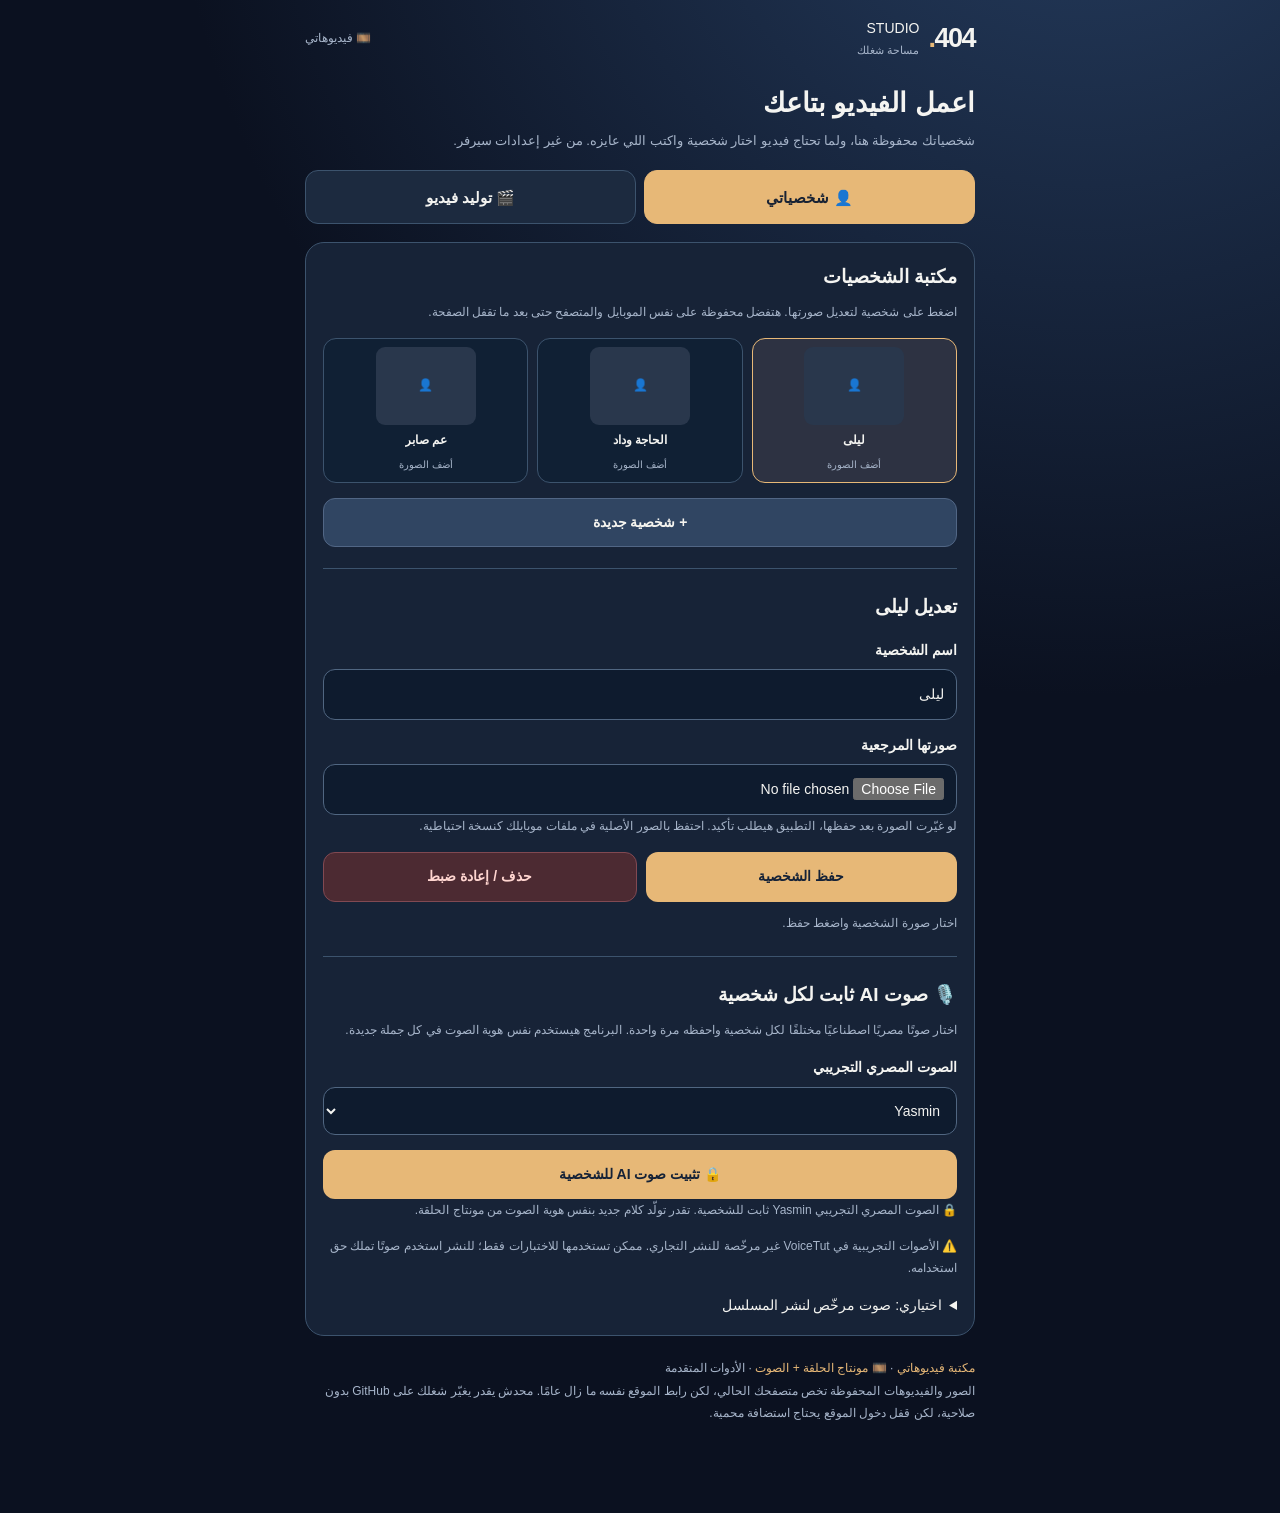
<file: index.html>
<!doctype html>
<!-- 404-PAGES-DEPLOY-PROBE: publish root/main after enabling GitHub Pages. -->
<html lang="ar" dir="rtl"><head>
<meta charset="utf-8"><meta name="viewport" content="width=device-width,initial-scale=1">
<meta http-equiv="refresh" content="0; url=./mobile-studio/">
<meta name="robots" content="noindex">
<meta name="theme-color" content="#0c1221">
<title>404 Studio — استوديو الحي</title>
<style>html{font-family:Tahoma,Arial,sans-serif;background:#0c1221;color:white}body{margin:18vh auto;text-align:center;padding:20px}a{color:#d6ac70}</style>
<script>location.replace(new URL("./mobile-studio/",location.href))</script>
</head><body><h1>استوديو الحي 404</h1><p>جارٍ فتح استوديو الموبايل...</p><a href="./mobile-studio/">فتح التطبيق</a></body></html>
</file>
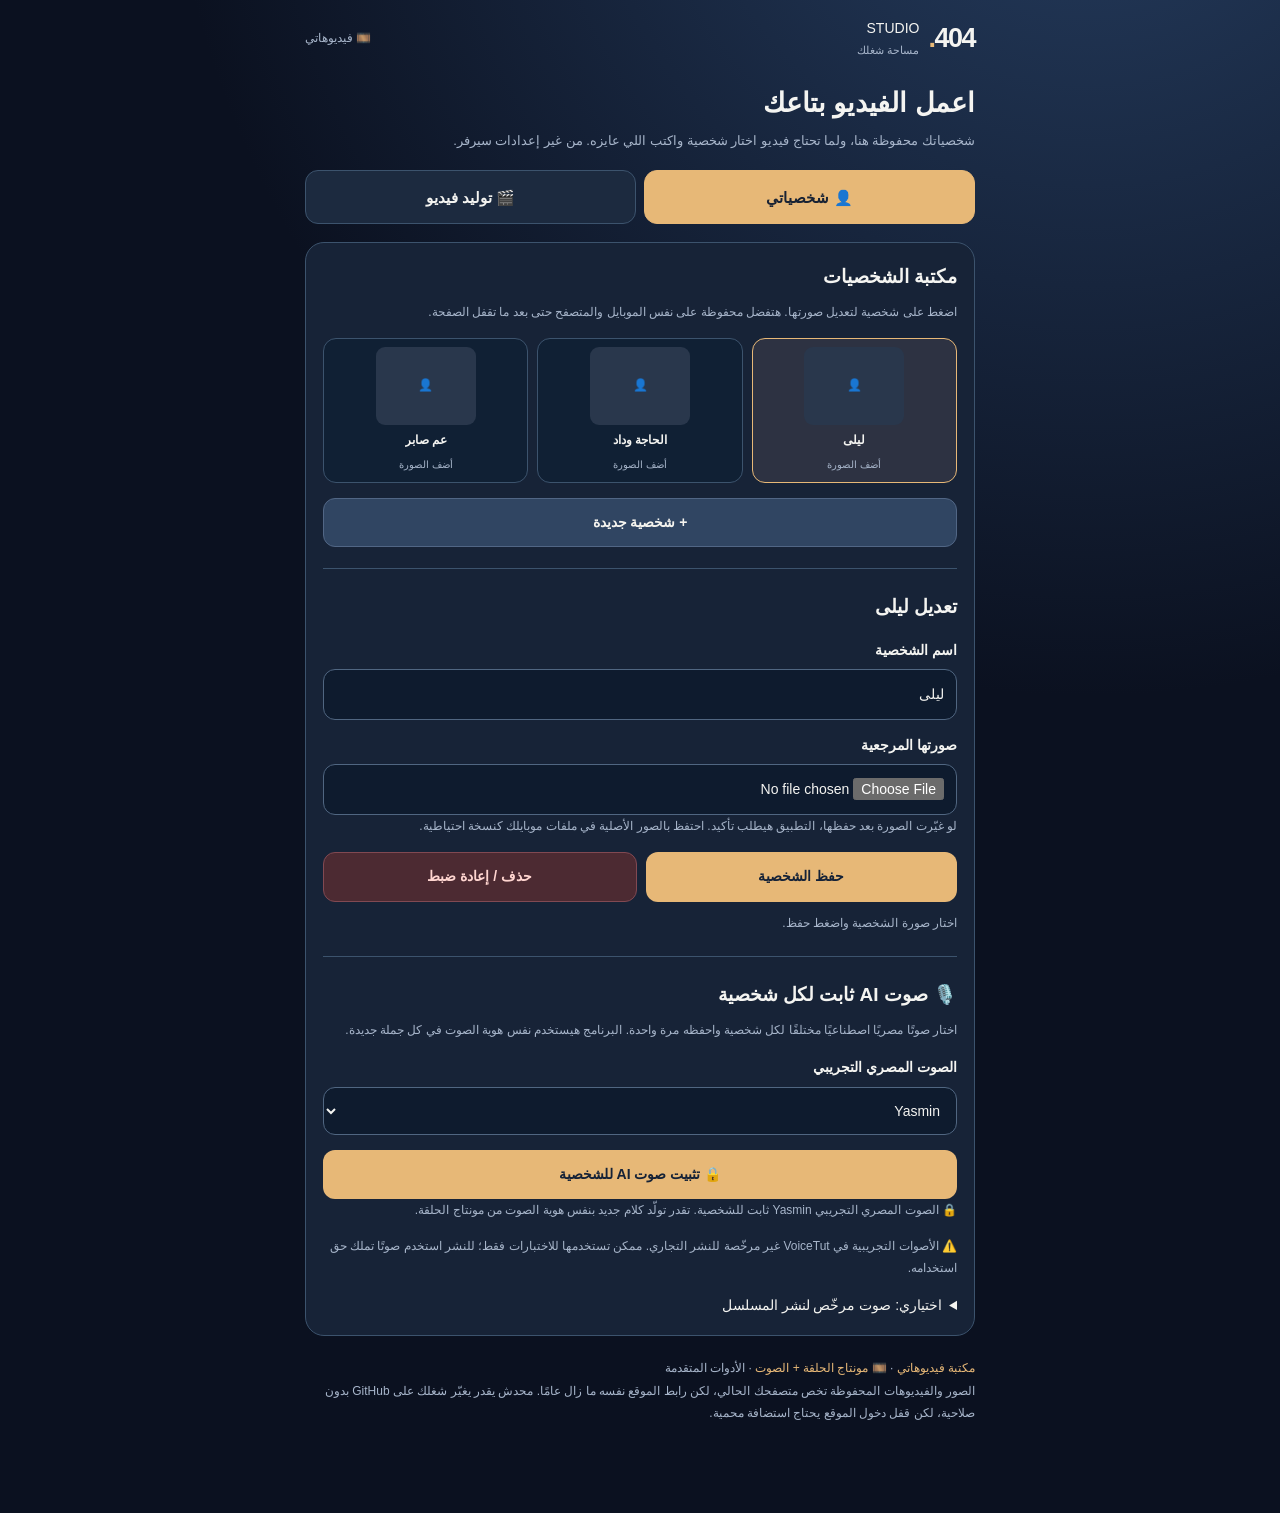
<file: mobile-studio/index.html>
<!doctype html>
<html lang="ar" dir="rtl">
<head>
<meta charset="utf-8">
<meta name="viewport" content="width=device-width,initial-scale=1,viewport-fit=cover">
<meta name="theme-color" content="#0b1120">
<meta name="description" content="404 Studio: حفظ الشخصيات وتوليد فيديو بالذكاء الاصطناعي من الموبايل">
<link rel="manifest" href="./manifest.webmanifest">
<link rel="icon" type="image/svg+xml" href="./icon.svg">
<link rel="stylesheet" href="./simple.css">
<title>404 Studio | شغلي</title>
</head>
<body>
<main>
<header>
<div class="brand"><strong>404<span>.</span></strong><div>STUDIO<small>مساحة شغلك</small></div></div>
<a href="./library.html">🎞️ فيديوهاتي</a>
</header>
<h1>اعمل الفيديو بتاعك</h1>
<p class="intro">شخصياتك محفوظة هنا، ولما تحتاج فيديو اختار شخصية واكتب اللي عايزه. من غير إعدادات سيرفر.</p>
<nav class="tabs" aria-label="أقسام الاستوديو">
<button class="tab active" id="tab-characters" type="button" aria-selected="true">👤 شخصياتي</button>
<button class="tab" id="tab-generate" type="button" aria-selected="false">🎬 توليد فيديو</button>
</nav>
<section class="view" id="charactersView">
<div class="panel">
<h2>مكتبة الشخصيات</h2>
<p class="sub">اضغط على شخصية لتعديل صورتها. هتفضل محفوظة على نفس الموبايل والمتصفح حتى بعد ما تقفل الصفحة.</p>
<div class="character-grid" id="characterCards" aria-label="الشخصيات المحفوظة"></div>
<div class="actions"><button type="button" id="newCharacter" class="btn alt">+ شخصية جديدة</button></div>
<hr>
<h2 id="editTitle">بيانات الشخصية</h2>
<label for="characterName">اسم الشخصية</label>
<input id="characterName" type="text" maxlength="60" placeholder="مثلاً: ليلى" autocomplete="off">
<label for="characterImage">صورتها المرجعية</label>
<input id="characterImage" type="file" accept="image/png,image/jpeg,image/webp">
<img id="characterPreview" class="preview" hidden alt="معاينة صورة الشخصية">
<p class="sub">لو غيّرت الصورة بعد حفظها، التطبيق هيطلب تأكيد. احتفظ بالصور الأصلية في ملفات موبايلك كنسخة احتياطية.</p>
<div class="actions">
<button id="saveCharacter" class="btn" type="button">حفظ الشخصية</button>
<button id="removeCharacter" class="btn danger" type="button">حذف / إعادة ضبط</button>
</div>
<p id="castStatus" role="status" aria-live="polite"></p>
<hr>
<h2>🎙️ صوت AI ثابت لكل شخصية</h2>
<p class="sub">اختار صوتًا مصريًا اصطناعيًا مختلفًا لكل شخصية واحفظه مرة واحدة. البرنامج هيستخدم نفس هوية الصوت في كل جملة جديدة.</p>
<label for="aiVoiceSelect">الصوت المصري التجريبي</label>
<select id="aiVoiceSelect"></select>
<div class="actions"><button id="saveAiVoice" type="button" class="btn">🔒 تثبيت صوت AI للشخصية</button></div>
<p id="aiVoiceStatus" class="sub" role="status"></p>
<p class="sub">⚠️ الأصوات التجريبية في VoiceTut غير مرخّصة للنشر التجاري. ممكن تستخدمها للاختبارات فقط؛ للنشر استخدم صوتًا تملك حق استخدامه.</p>
<details><summary style="cursor:pointer">اختياري: صوت مرخّص لنشر المسلسل</summary>
<h2>🎙️ بصمة صوت الشخصية</h2>
<p class="sub">اختار تسجيلًا أصليًا لصوت الشخصية مرة واحدة؛ البرنامج يثبّت نفس المرجع ويمنع تغييره بدون تأكيد. ده مرجع صوت، مش توليد تلقائي للكلام.</p>
<p id="voiceIdentityStatus" class="sub" role="status">لم يتم تحديد صوت بعد.</p>
<label for="voiceReference">ملف صوت أصلي (WAV أو MP3)</label>
<input id="voiceReference" type="file" accept="audio/wav,audio/x-wav,audio/mpeg,audio/mp3,audio/webm,.wav,.mp3,.webm">
<div class="checkline">
<input id="voiceRights" type="checkbox">
<label for="voiceRights">معايا إذن من صاحب التسجيل لاستخدام صوته في المسلسل وتوليد كلام جديد بصوته.</label>
</div>
<div class="actions"><button id="lockVoiceRef" type="button" class="btn alt">🔒 تثبيت صوت الشخصية</button><button id="downloadVoiceRef" type="button" class="btn alt">↓ نسخة من صوتها</button></div>
<p class="sub">احتفظ بالتسجيل الأصلي خارج المتصفح كنسخة احتياطية. كل شخصية لها بصمة منفصلة، والأصوات مش بتتبعت لأي خدمة عند الحفظ.</p>
</details>
</div>
</section>
<section class="view" id="generateView" hidden>
<div class="panel">
<h2>توليد فيديو جديد</h2>
<p class="sub">مساحة فاضية تبدأ منها أي مشهد جديد. اختار شخصية محفوظة واكتب وصف الحركة بنفسك.</p>
<label for="videoCharacter">الشخصية</label>
<select id="videoCharacter"></select>
<label for="videoPrompt">إيه اللي يحصل في الفيديو؟</label>
<textarea id="videoPrompt" maxlength="4500" placeholder="مثلاً: الشخصية ماشية في الحارة وبصّة ناحية الباب. الكاميرا بتتحرك ببطء..."></textarea>
<div class="checkline">
<input type="checkbox" id="permission">
<label for="permission">أوافق على إرسال صورة الشخصية والوصف لخدمة توليد الفيديو المجانية الخارجية (Hugging Face). الملفات المحفوظة على الموبايل لا تُرسل إلا لما أضغط توليد.</label>
</div>
<div class="actions"><button id="generateVideo" class="btn" type="button">▶ توليد الفيديو</button></div>
<p id="status" role="status" aria-live="polite">اختار شخصية محفوظة بصورتها، واكتب وصف الفيديو.</p>
<section id="recovery" class="recovery" hidden aria-label="حل مشكلة التوليد">
<strong>الفيديو ما اتولدش؟ شغلك محفوظ.</strong>
<p class="sub">جرّب النموذج الأصلي على Hugging Face؛ التسجيل بحساب مجاني ممكن يديك حصة أكبر من التشغيل بدون حساب، لكنه مش ضمان للتوليد. نفس الحصص مشتركة، ومش هنكرر الطلب تلقائيًا.</p>
<div class="actions">
<a class="btn" href="https://huggingface.co/spaces/zerogpu-aoti/wan2-2-fp8da-aoti-faster" target="_blank" rel="noopener noreferrer">فتح خدمة GPU الأصلية</a>
<button class="btn alt" type="button" id="copyVideoPrompt">نسخ وصف الفيديو</button>
</div>
<button class="btn alt" style="width:100%;margin-top:9px" type="button" id="downloadCharacterImage">تنزيل صورة الشخصية المحفوظة</button>
</section>
<div id="result"></div>
<p class="note">خدمة GPU مجانية مشتركة ومحدودة، وممكن تنشغل أو توقف مؤقتًا. الفيديو الناتج صامت حاليًا؛ الصوت المصري مش مدمج تلقائيًا. هنحاول نحفظ الفيديو في مكتبتك، ولو التحميل المباشر ممنوع هيظهر رابط التنزيل.</p>
</div>
</section>
<div class="bottom">
<a href="./library.html">مكتبة فيديوهاتي</a> · <a href="./episode-editor.html">🎞️ مونتاج الحلقة + الصوت</a>
<span aria-hidden="true"> · </span>
<details style="display:inline-block"><summary style="cursor:pointer;display:inline">الأدوات المتقدمة</summary>
<p><a href="./studio-advanced.html">الواجهة القديمة</a> · <a href="./voice-studio.html">تجربة الأصوات</a> · <a href="./compositor.html">تركيب الصوت</a></p>
</details>
<p class="sub">الصور والفيديوهات المحفوظة تخص متصفحك الحالي، لكن رابط الموقع نفسه ما زال عامًا. محدش يقدر يغيّر شغلك على GitHub بدون صلاحية، لكن قفل دخول الموقع يحتاج استضافة محمية.</p>
</div>
</main>
<script defer src="./simple-characters.js?v=1"></script>
<script defer src="./media-vault.js?v=1"></script>
<script defer src="./voice-identities.js?v=1"></script>
<script defer src="./ai-speakers.js?v=1"></script>
<script defer src="./simple.js?v=4"></script>
</body>
</html>
</file>
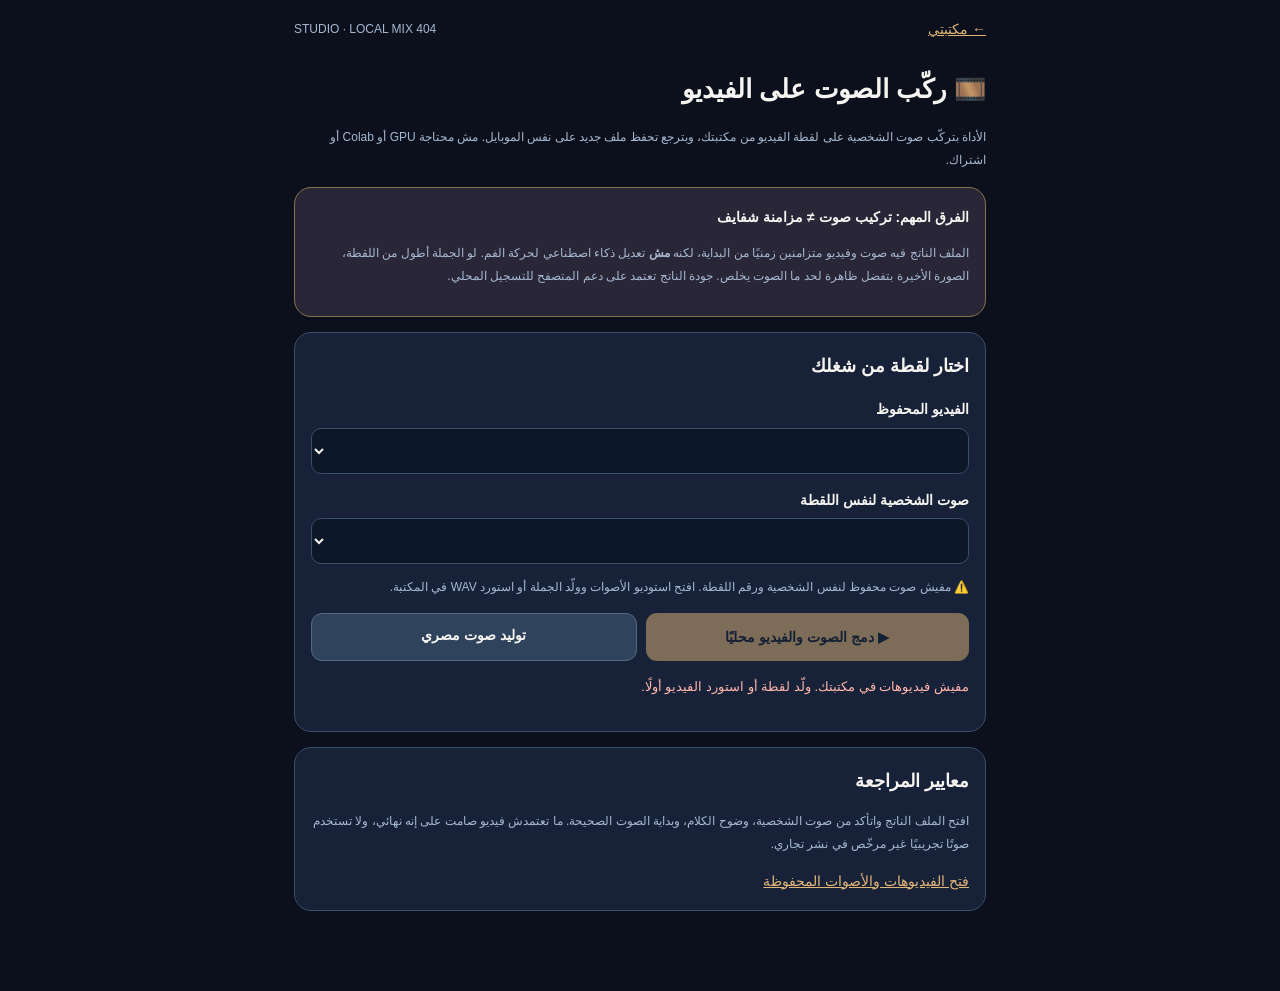
<file: mobile-studio/compositor.html>
<!doctype html>
<html lang="ar" dir="rtl"><head>
<meta charset="utf-8"><meta name="viewport" content="width=device-width,initial-scale=1,viewport-fit=cover">
<meta name="theme-color" content="#0b101c"><title>تركيب الفيديو والصوت | 404 Studio</title>
<style>
:root{color-scheme:dark;--bg:#0b101c;--panel:#172238;--gold:#e1b578;--muted:#a6b8d0;--fg:#f6f4f0;--border:#394e69}
*{box-sizing:border-box}
body{margin:0;background:var(--bg);color:var(--fg);font:14px/1.9 Tahoma,Arial,sans-serif}
main{max-width:720px;margin:auto;padding:16px 14px 65px}
header{display:flex;justify-content:space-between;gap:10px;align-items:center;margin:0 0 22px}
header a,a{color:var(--gold)}
h1{font-size:26px;margin:0 0 6px}h2{font-size:18px;margin:0 0 8px}
.panel{background:var(--panel);border:1px solid var(--border);border-radius:17px;padding:16px;margin:15px 0}
small,.hint{color:var(--muted);font-size:12px;line-height:1.9}
label{display:block;font-weight:700;margin:13px 0 5px}
select,input[type=file]{background:#0c1728;border:1px solid var(--border);border-radius:10px;color:var(--fg);width:100%;min-height:46px;padding:9px;font:inherit}
.btn{border:0;border-radius:11px;background:var(--gold);color:#122033;font:bold 14px Tahoma,Arial;padding:13px 18px;min-height:48px;cursor:pointer}
.btn.secondary{background:#30435d;color:var(--fg);border:1px solid #546883}
.btn:disabled{opacity:.5;cursor:not-allowed}
.actions{display:flex;gap:9px;flex-wrap:wrap;margin-top:14px}
.actions>*{flex:1}
video{display:block;max-height:540px;width:100%;background:black;border-radius:12px}
#status{overflow-wrap:anywhere;font-size:13px;color:var(--muted);line-height:2}
.warning{border-color:#88724e;background:#292637}
.tag{font-weight:700;color:var(--gold)}
#finished{margin-top:15px}
#finished a{display:inline-block;margin:10px 0}
</style></head><body><main>
<header><a href="./library.html">← مكتبتي</a><small>404 STUDIO · LOCAL MIX</small></header>
<h1>🎞️ ركّب الصوت على الفيديو</h1>
<p class="hint">الأداة بتركّب صوت الشخصية على لقطة الفيديو من مكتبتك، وبترجع تحفظ ملف جديد على نفس الموبايل. مش محتاجة GPU أو Colab أو اشتراك.</p>
<div class="panel warning">
<strong>الفرق المهم: تركيب صوت ≠ مزامنة شفايف</strong>
<p class="hint">الملف الناتج فيه صوت وفيديو متزامنين زمنيًا من البداية، لكنه <b>مش</b> تعديل ذكاء اصطناعي لحركة الفم. لو الجملة أطول من اللقطة، الصورة الأخيرة بتفضل ظاهرة لحد ما الصوت يخلص. جودة الناتج تعتمد على دعم المتصفح للتسجيل المحلي.</p>
</div>
<section class="panel">
<h2>اختار لقطة من شغلك</h2>
<label for="video">الفيديو المحفوظ</label>
<select id="video"></select>
<label for="audio">صوت الشخصية لنفس اللقطة</label>
<select id="audio"></select>
<p class="hint" id="match">المفروض الصوت يكون لنفس الشخصية ونفس رقم اللقطة.</p>
<div class="actions">
<button type="button" id="combine" class="btn">▶ دمج الصوت والفيديو محليًا</button>
<a href="./voice-studio.html" class="btn secondary" style="text-align:center;text-decoration:none">توليد صوت مصري</a>
</div>
<p id="status" role="status" aria-live="polite">اختار الفيديو، ثم صوت نفس الشخصية، واضغط دمج.</p>
<div id="finished"></div>
</section>
<section class="panel">
<h2>معايير المراجعة</h2>
<p class="hint">افتح الملف الناتج واتأكد من صوت الشخصية، وضوح الكلام، وبداية الصوت الصحيحة. ما تعتمدش فيديو صامت على إنه نهائي، ولا تستخدم صوتًا تجريبيًا غير مرخّص في نشر تجاري.</p>
<a href="./library.html">فتح الفيديوهات والأصوات المحفوظة</a>
</section>
<script defer src="./media-vault.js?v=1"></script>
<script defer src="./voice-audio-vault.js?v=1"></script>
<script defer src="./compositor.js?v=1"></script>
</main></body></html>
</file>
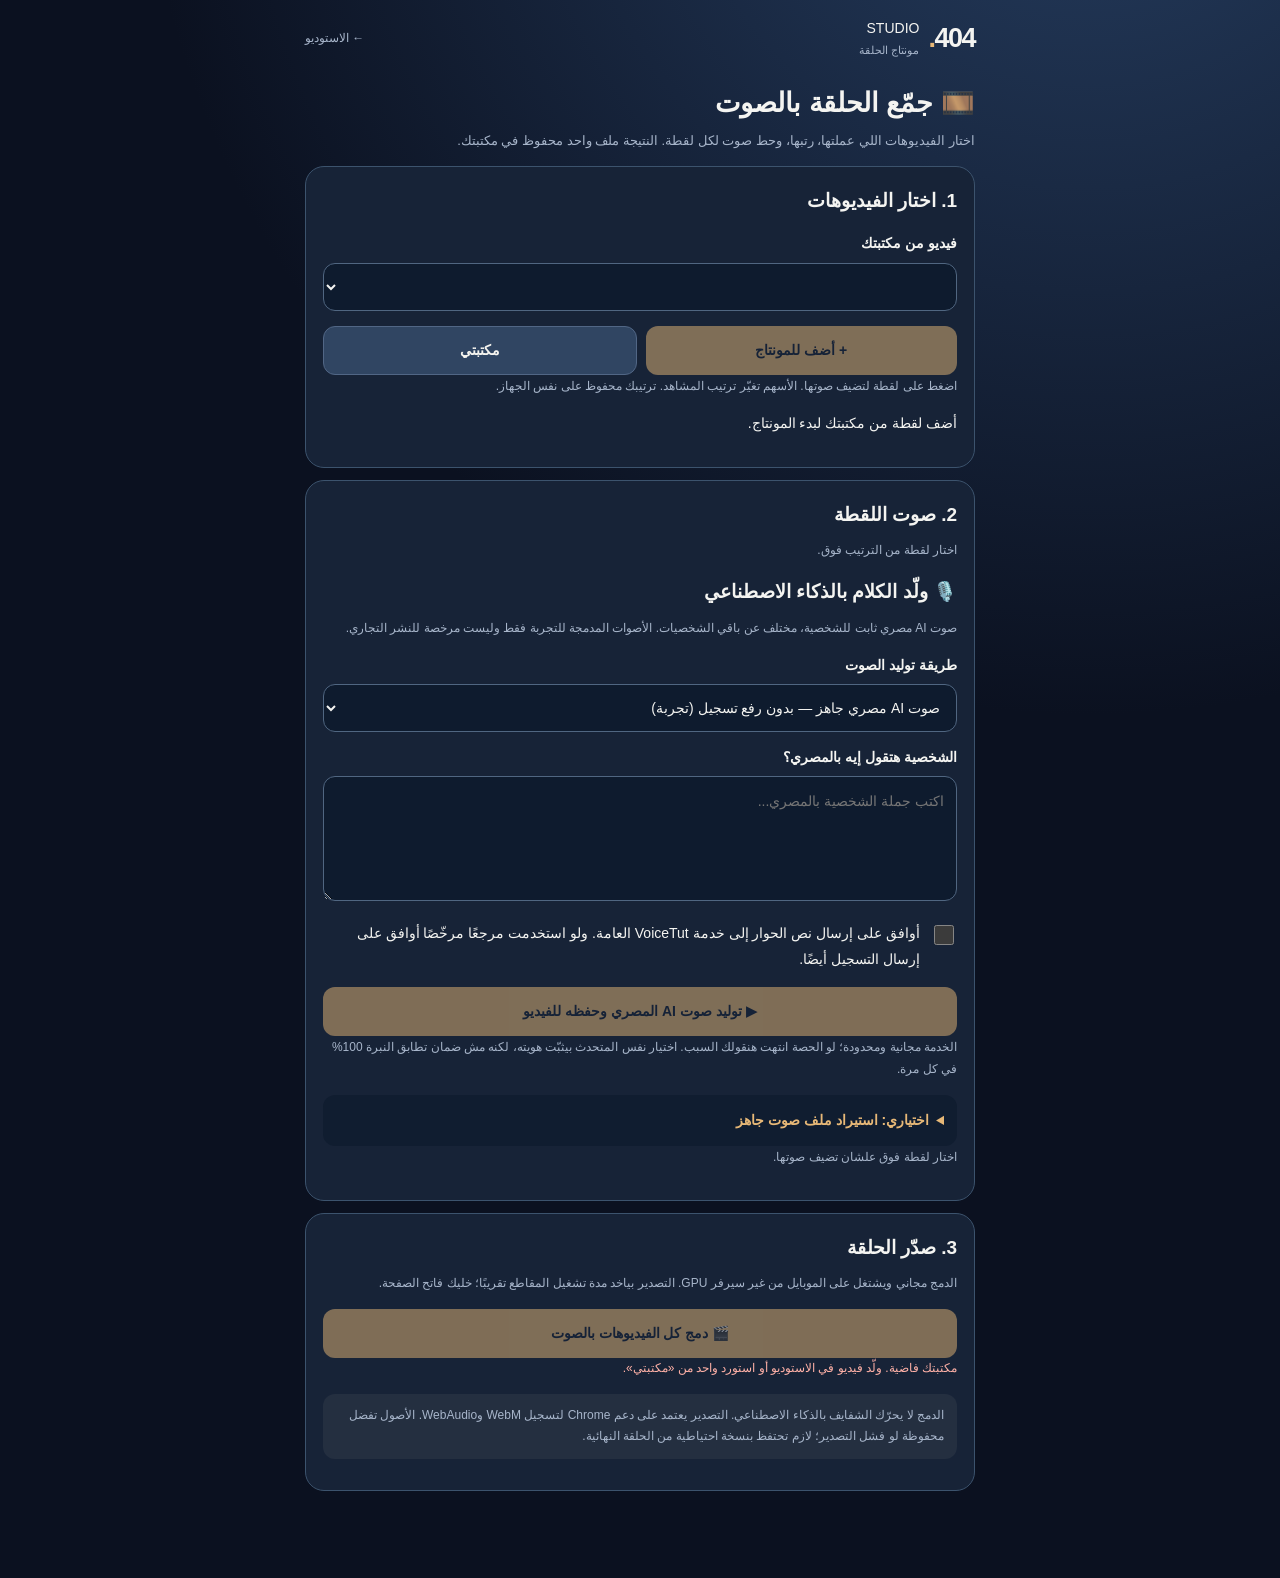
<file: mobile-studio/episode-editor.html>
<!doctype html>
<html lang="ar" dir="rtl"><head>
<meta charset="utf-8"><meta name="viewport" content="width=device-width,initial-scale=1,viewport-fit=cover">
<meta name="theme-color" content="#0b1120">
<title>مونتاج الحلقة والصوت | 404 Studio</title>
<link rel="stylesheet" href="./simple.css">
<style>
.editor-row{display:flex;align-items:center;gap:8px;border:1px solid var(--border);border-radius:12px;margin:9px 0;padding:10px;background:#101d30}
.editor-row.active{border-color:var(--gold);background:#2b3041}
.editor-row span{flex:1;min-width:0;overflow-wrap:anywhere}
.editor-row small{display:block;color:var(--muted);font-size:11px}
.editor-row button{background:#304562;color:white;border:1px solid #526581;border-radius:9px;min-width:39px;min-height:41px}
.editor-row button:disabled{opacity:.4}
details{background:#101d30;padding:13px;border-radius:12px;margin-top:15px}
summary{cursor:pointer;font-weight:700;color:var(--gold)}
#playAudio{width:100%;margin:10px 0}
#exportResult video{display:block;width:100%;max-height:460px;background:#000;border-radius:12px}
#exportResult a{display:block;color:var(--gold);margin:10px 0;font-weight:bold}
#editorStatus{font-size:12px;color:var(--muted);overflow-wrap:anywhere}
</style></head><body>
<main>
<header><div class="brand"><strong>404<span>.</span></strong><div>STUDIO<small>مونتاج الحلقة</small></div></div><a href="./">← الاستوديو</a></header>
<h1>🎞️ جمّع الحلقة بالصوت</h1>
<p class="intro">اختار الفيديوهات اللي عملتها، رتبها، وحط صوت لكل لقطة. النتيجة ملف واحد محفوظ في مكتبتك.</p>
<section class="panel">
<h2>1. اختار الفيديوهات</h2>
<label for="availableVideos">فيديو من مكتبتك</label>
<select id="availableVideos"></select>
<div class="actions"><button id="addClip" class="btn" type="button">+ أضف للمونتاج</button><a class="btn alt" href="./library.html">مكتبتي</a></div>
<p class="sub">اضغط على لقطة لتضيف صوتها. الأسهم تغيّر ترتيب المشاهد. ترتيبك محفوظ على نفس الجهاز.</p>
<div id="timeline" aria-label="ترتيب الفيديوهات"></div>
</section>
<section class="panel" id="soundPanel">
<h2>2. صوت اللقطة</h2>
<p id="chosenClip" class="sub">اختار لقطة من الترتيب فوق.</p>
<p id="voiceProfileStatus" class="sub">هوية صوت الشخصية هتظهر هنا.</p>
<h2>🎙️ ولّد الكلام بالذكاء الاصطناعي</h2>
<p class="sub" id="aiChoiceNotice">صوت AI مصري ثابت للشخصية، مختلف عن باقي الشخصيات. الأصوات المدمجة للتجربة فقط وليست مرخصة للنشر التجاري.</p>
<label for="voiceMode">طريقة توليد الصوت</label>
<select id="voiceMode">
<option value="demo">صوت AI مصري جاهز — بدون رفع تسجيل (تجربة)</option>
<option value="licensed">صوت AI من مرجع مرخّص محفوظ للشخصية</option>
</select>
<label for="spokenText">الشخصية هتقول إيه بالمصري؟</label>
<textarea id="spokenText" placeholder="اكتب جملة الشخصية بالمصري..."></textarea>
<div id="licensedTranscript" hidden>
<label for="referenceTranscript">نص الكلام الموجود في تسجيل المرجع المرخّص</label>
<textarea id="referenceTranscript" placeholder="اكتب الكلام المسموع في المرجع الأصلي"></textarea>
</div>
<div class="checkline"><input id="audioConsent" type="checkbox"><label for="audioConsent">أوافق على إرسال نص الحوار إلى خدمة VoiceTut العامة. ولو استخدمت مرجعًا مرخّصًا أوافق على إرسال التسجيل أيضًا.</label></div>
<div class="actions"><button id="generateDialogue" class="btn" type="button">▶ توليد صوت AI المصري وحفظه للفيديو</button></div>
<div id="ttsResult"></div>
<p class="sub">الخدمة مجانية ومحدودة؛ لو الحصة انتهت هنقولك السبب. اختيار نفس المتحدث بيثبّت هويته، لكنه مش ضمان تطابق النبرة 100% في كل مرة.</p>
<details>
<summary>اختياري: استيراد ملف صوت جاهز</summary>
<label for="dialogueFile">صوت الجملة (WAV / MP3 / WebM)</label>
<input id="dialogueFile" type="file" accept="audio/wav,audio/x-wav,audio/mpeg,audio/mp3,audio/ogg,audio/webm,.wav,.mp3,.ogg,.webm,.m4a">
<div class="actions"><button id="attachAudio" class="btn alt" type="button">حفظ صوت الفيديو</button><button id="removeAudio" class="btn alt" type="button">حذف الصوت</button></div>
</details>
<audio id="playAudio" controls hidden></audio>
<p id="clipAudioStatus" class="sub">كل لقطة تحتفظ بصوتها حتى بعد إغلاق التطبيق.</p>
</section>
<section class="panel">
<h2>3. صدّر الحلقة</h2>
<p class="sub">الدمج مجاني ويشتغل على الموبايل من غير سيرفر GPU. التصدير بياخد مدة تشغيل المقاطع تقريبًا؛ خليك فاتح الصفحة.</p>
<div class="actions"><button id="exportEpisode" class="btn" type="button">🎬 دمج كل الفيديوهات بالصوت</button></div>
<p id="editorStatus" role="status" aria-live="polite">أضف فيديو واحد على الأقل، وولّد له صوت AI، علشان تصدره بالصوت.</p>
<div id="exportResult"></div>
<p class="note">الدمج لا يحرّك الشفايف بالذكاء الاصطناعي. التصدير يعتمد على دعم Chrome لتسجيل WebM وWebAudio. الأصول تفضل محفوظة لو فشل التصدير؛ لازم تحتفظ بنسخة احتياطية من الحلقة النهائية.</p>
</section>
<script defer src="./media-vault.js?v=1"></script>
<script defer src="./simple-characters.js?v=1"></script>
<script defer src="./voice-identities.js?v=1"></script>
<script defer src="./ai-speakers.js?v=1"></script>
<script defer src="./clip-audio.js?v=1"></script>
<script defer src="./episode-editor.js?v=3"></script>
</main></body></html>
</file>
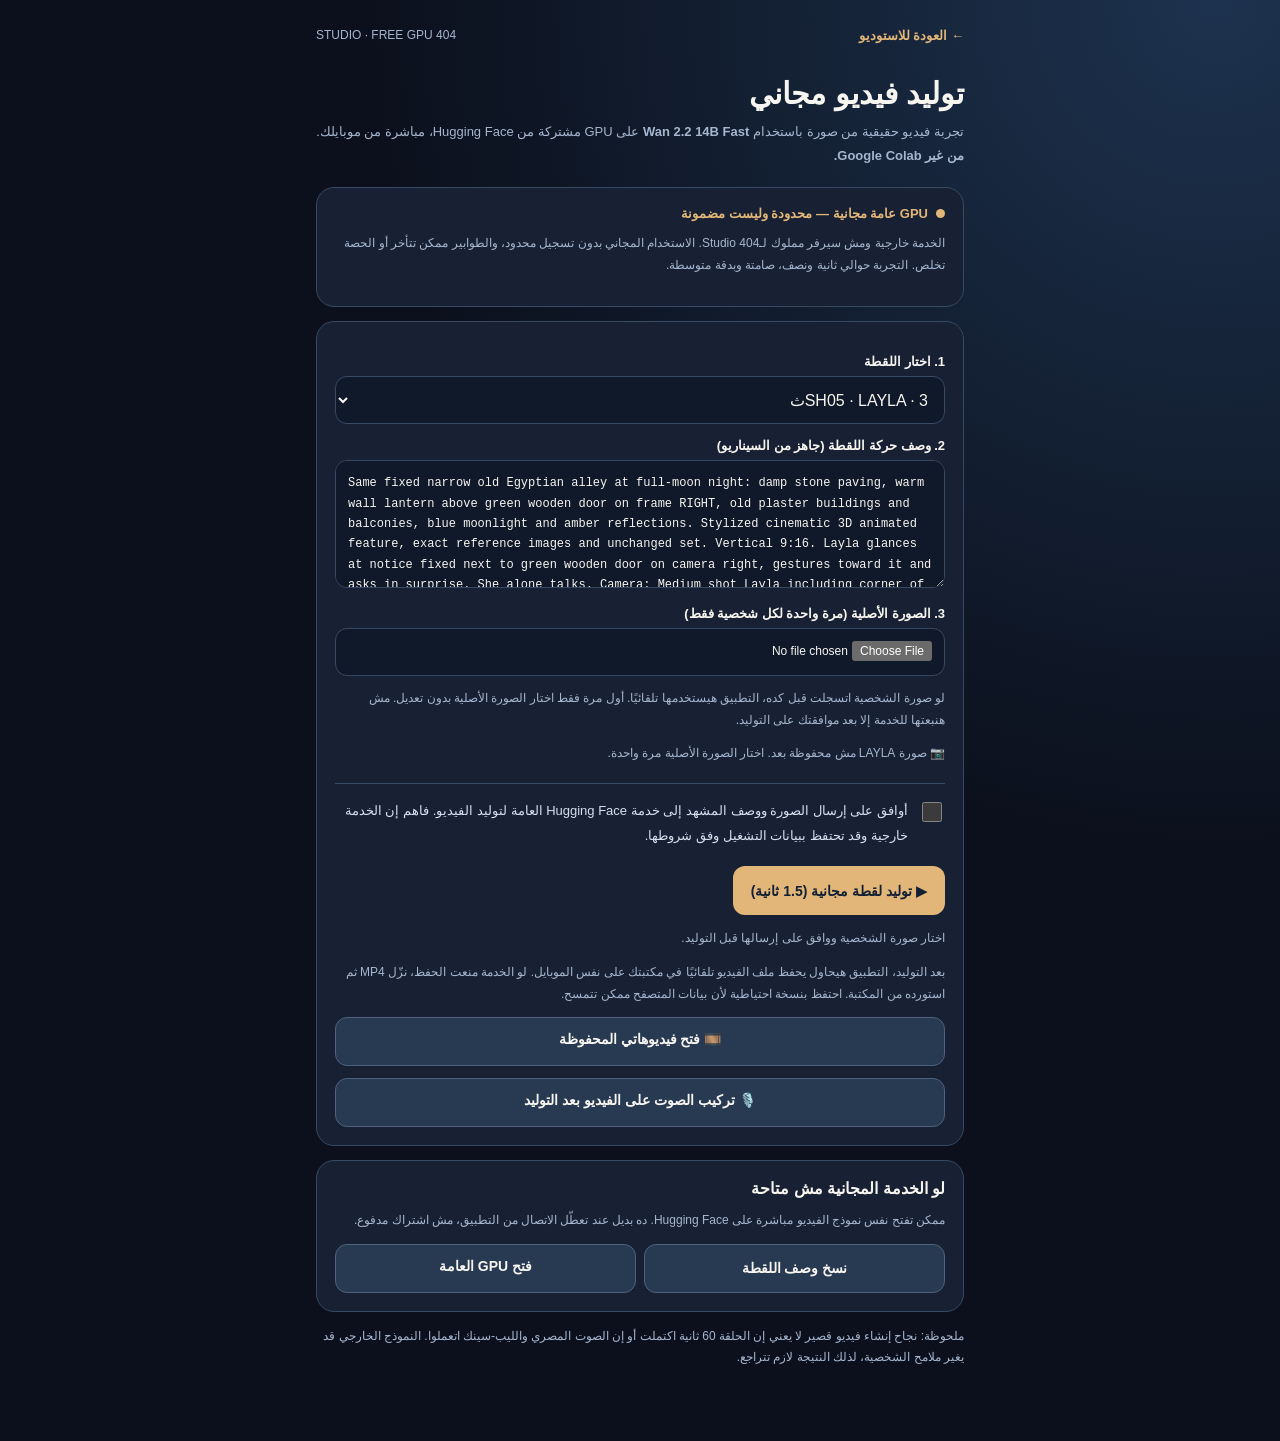
<file: mobile-studio/free-gpu.html>
<!doctype html>
<html lang="ar" dir="rtl"><head>
<meta charset="utf-8"><meta name="viewport" content="width=device-width,initial-scale=1,viewport-fit=cover">
<meta name="theme-color" content="#0b101c">
<title>GPU مجاني | 404 Studio</title>
<style>
:root{color-scheme:dark;--bg:#0b101c;--panel:#172133;--fg:#f7f5f0;--muted:#a6b6cf;--gold:#e2b678;--border:#374963}
*{box-sizing:border-box}html{font-family:Tahoma,Arial,sans-serif}body{margin:0;background:radial-gradient(circle at 95% 0,#1d324e 0,transparent 45%),var(--bg);color:var(--fg);min-height:100svh}
main{max-width:680px;margin:0 auto;padding:16px 16px 60px}header{display:flex;align-items:center;justify-content:space-between;padding:9px 0 24px}
header a{color:var(--gold);text-decoration:none;font-weight:700;font-size:13px}.title{font-size:30px;margin:5px 0 9px}.sub{color:var(--muted);font-size:13px;line-height:1.9;margin:0 0 18px}
.panel{border:1px solid var(--border);background:var(--panel);border-radius:18px;padding:18px;margin:14px 0}.status{display:flex;align-items:center;gap:8px;color:var(--gold);font-size:13px;font-weight:700}.dot{width:9px;height:9px;border-radius:50%;background:var(--gold)}
small,.hint{color:var(--muted);font-size:12px;line-height:1.8}
label{display:block;font-weight:700;margin:14px 0 7px;font-size:13px}
select,textarea,input[type=file]{width:100%;border:1px solid var(--border);border-radius:12px;background:#10192a;color:var(--fg);font:inherit;padding:12px;min-height:48px;outline:none}
textarea{resize:vertical;direction:ltr;text-align:left;min-height:114px;line-height:1.7;font-family:monospace;font-size:12px}
input[type=file]{font-size:12px}
.controls{display:flex;gap:8px;align-items:center;flex-wrap:wrap}.btn{border:0;background:var(--gold);color:#132033;border-radius:12px;padding:13px 18px;min-height:49px;font:800 14px Tahoma,Arial;cursor:pointer;text-decoration:none;text-align:center;display:block;flex:1}
.btn.secondary{background:#283a51;color:#f7f5f0;border:1px solid #50617e}.btn:disabled{opacity:.5;cursor:not-allowed}
.consent{display:flex;gap:10px;align-items:flex-start;border-top:1px solid var(--border);padding-top:15px;margin:18px 0}
.consent input{width:20px;height:20px;flex-shrink:0;accent-color:var(--gold)}
.consent label{font-weight:400;margin:0;line-height:1.9;color:#d5e0ed}
#notice{font-size:12px;line-height:1.9;color:var(--muted);min-height:22px;overflow-wrap:anywhere}
#result video{width:100%;max-height:520px;border-radius:12px;background:#000}
#result a{color:var(--gold);display:inline-block;margin:10px 0}
.status.error{color:#ffb6ad}
#photoPreview{max-width:100%;max-height:230px;object-fit:contain;border-radius:11px;margin-top:8px;display:none}
@media(max-width:360px){main{padding:9px 10px 40px}.panel{padding:13px}.title{font-size:26px}}
</style></head>
<body><main>
<header><a href="./">← العودة للاستوديو</a><span class="hint">404 STUDIO · FREE GPU</span></header>
<h1 class="title">توليد فيديو مجاني</h1>
<p class="sub">تجربة فيديو حقيقية من صورة باستخدام <b>Wan 2.2 14B Fast</b> على GPU مشتركة من Hugging Face، مباشرة من موبايلك. <b>من غير Google Colab.</b></p>
<section class="panel">
<div class="status"><span class="dot"></span><span>GPU عامة مجانية — محدودة وليست مضمونة</span></div>
<p class="hint">الخدمة خارجية ومش سيرفر مملوك لـ404 Studio. الاستخدام المجاني بدون تسجيل محدود، والطوابير ممكن تتأخر أو الحصة تخلص. التجربة حوالي ثانية ونصف، صامتة وبدقة متوسطة.</p>
</section>
<section class="panel">
<label for="scene">1. اختار اللقطة</label>
<select id="scene" aria-label="اللقطة"></select>
<label for="prompt">2. وصف حركة اللقطة (جاهز من السيناريو)</label>
<textarea id="prompt" rows="5" maxlength="4500" aria-label="وصف اللقطة"></textarea>
<label for="reference">3. الصورة الأصلية (مرة واحدة لكل شخصية فقط)</label>
<input id="reference" type="file" accept="image/png,image/jpeg,image/webp" aria-label="صورة الشخصية">
<img id="photoPreview" alt="معاينة الصورة المحددة">
<p class="hint" id="photoHelp">لو صورة الشخصية اتسجلت قبل كده، التطبيق هيستخدمها تلقائيًا. أول مرة فقط اختار الصورة الأصلية بدون تعديل. مش هنبعتها للخدمة إلا بعد موافقتك على التوليد.</p>
<p id="savedReferenceStatus" class="hint" role="status">جارٍ فحص صور الشخصيات المحفوظة...</p>
<div class="consent">
<input type="checkbox" id="consent">
<label for="consent">أوافق على إرسال الصورة ووصف المشهد إلى خدمة Hugging Face العامة لتوليد الفيديو. فاهم إن الخدمة خارجية وقد تحتفظ ببيانات التشغيل وفق شروطها.</label>
</div>
<button id="submit" class="btn" type="button">▶ توليد لقطة مجانية (1.5 ثانية)</button>
<p id="notice" role="status" aria-live="polite">اختار صورة الشخصية ووافق على إرسالها قبل التوليد.</p>
<div id="result"></div>
<p class="hint">بعد التوليد، التطبيق هيحاول يحفظ ملف الفيديو تلقائيًا في مكتبتك على نفس الموبايل. لو الخدمة منعت الحفظ، نزّل MP4 ثم استورده من المكتبة. احتفظ بنسخة احتياطية لأن بيانات المتصفح ممكن تتمسح.</p>
<a class="btn secondary" href="./library.html" style="display:block;margin-top:12px">🎞️ فتح فيديوهاتي المحفوظة</a>
<a class="btn secondary" href="./compositor.html" style="display:block;margin-top:12px">🎙️ تركيب الصوت على الفيديو بعد التوليد</a>
</section>
<section class="panel">
<strong>لو الخدمة المجانية مش متاحة</strong>
<p class="hint">ممكن تفتح نفس نموذج الفيديو مباشرة على Hugging Face. ده بديل عند تعطّل الاتصال من التطبيق، مش اشتراك مدفوع.</p>
<div class="controls">
<button id="copyPrompt" type="button" class="btn secondary">نسخ وصف اللقطة</button>
<a class="btn secondary" href="https://huggingface.co/spaces/zerogpu-aoti/wan2-2-fp8da-aoti-faster" target="_blank" rel="noopener noreferrer">فتح GPU العامة</a>
</div>
</section>
<p class="hint">ملحوظة: نجاح إنشاء فيديو قصير لا يعني إن الحلقة 60 ثانية اكتملت أو إن الصوت المصري والليب-سينك اتعملوا. النموذج الخارجي قد يغير ملامح الشخصية، لذلك النتيجة لازم تتراجع.</p>
<script defer src="./media-vault.js?v=1"></script>
<script defer src="./character-bank.js?v=1"></script>
<script defer src="./free-gpu.js?v=13"></script>
</main></body></html>
</file>
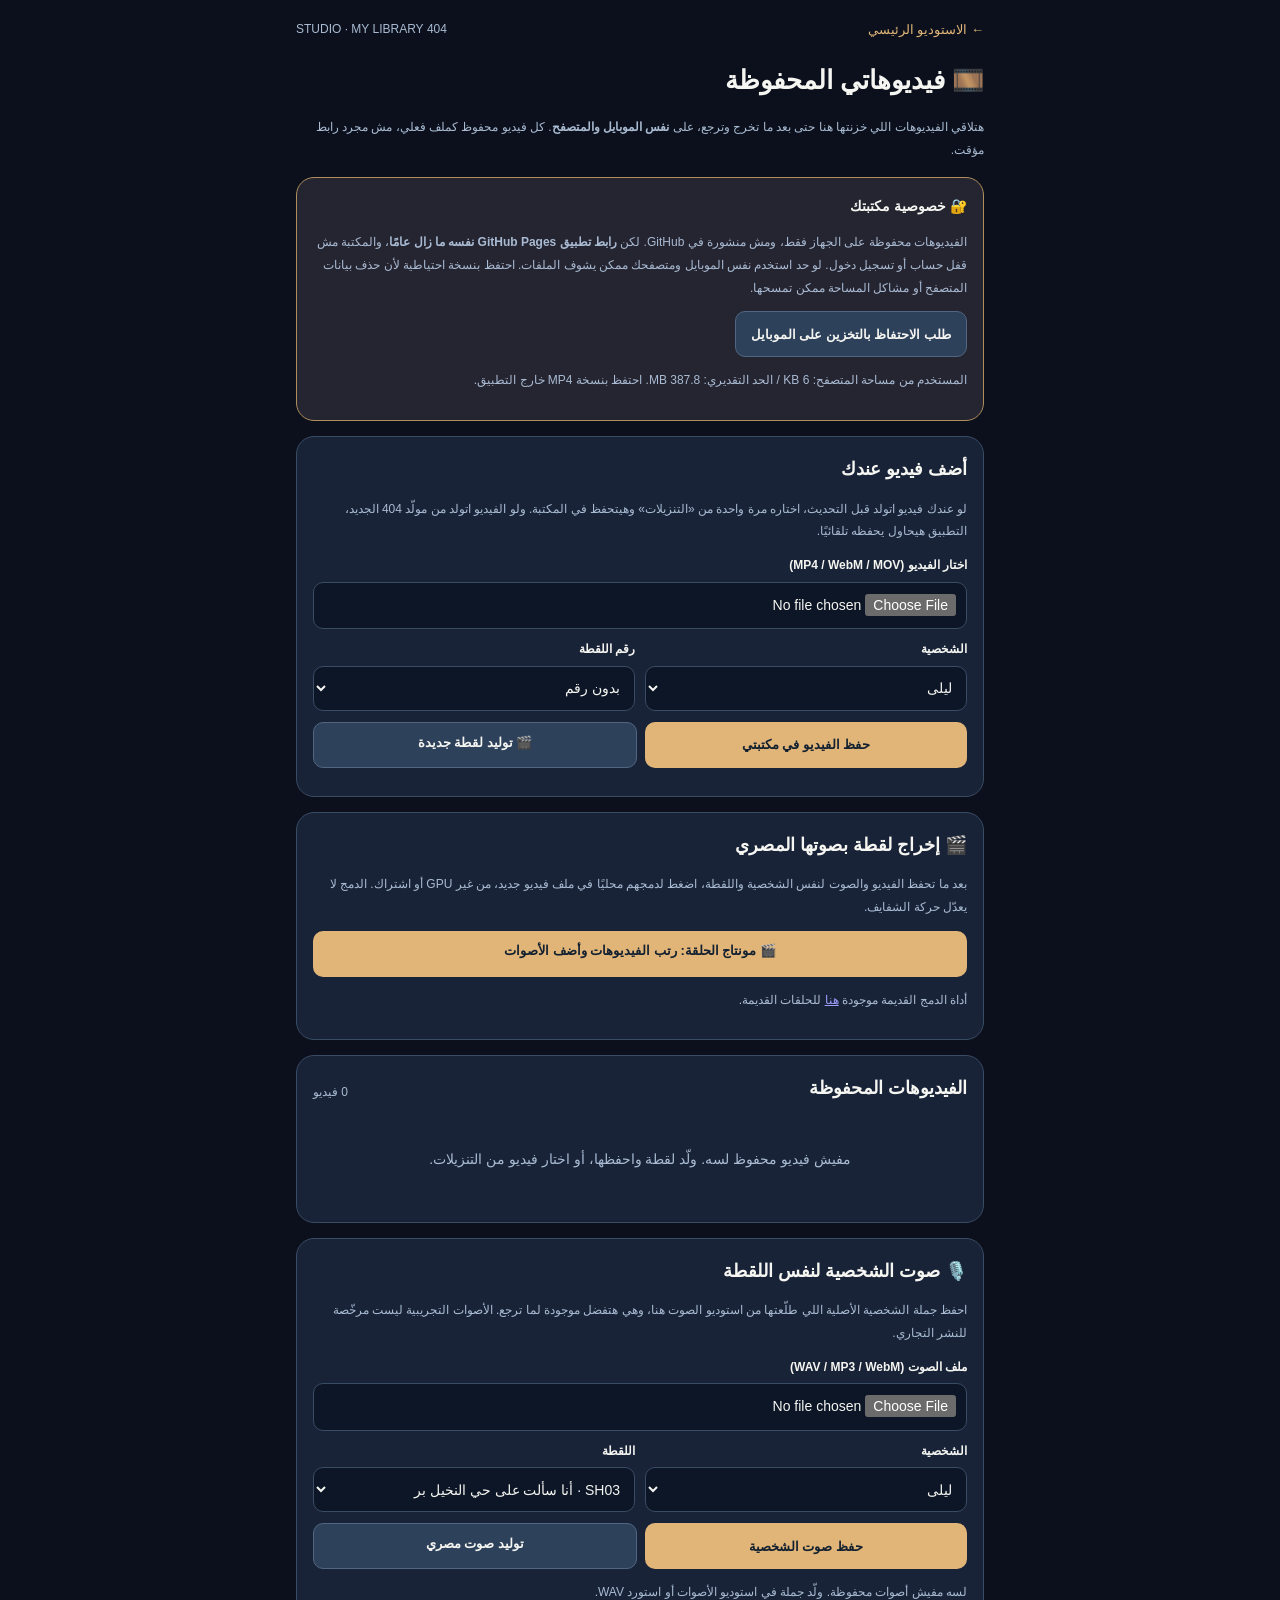
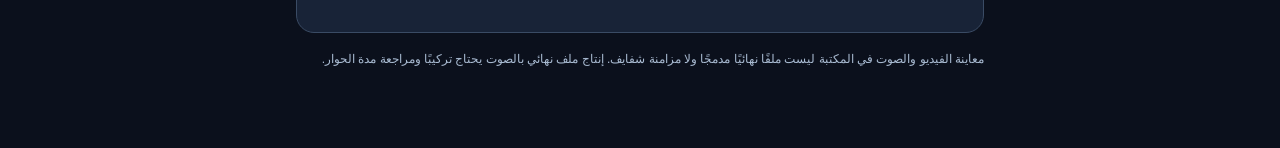
<file: mobile-studio/library.html>
<!doctype html>
<html lang="ar" dir="rtl"><head>
<meta charset="utf-8"><meta name="viewport" content="width=device-width,initial-scale=1,viewport-fit=cover">
<meta name="theme-color" content="#0b101c"><title>مكتبتي الخاصة | 404 Studio</title>
<style>
:root{color-scheme:dark;--bg:#0b101c;--panel:#182337;--text:#f5f5f1;--secondary:#a9bbd2;--gold:#e1b578;--edge:#3a4b64}*{box-sizing:border-box}
body{background:var(--bg);color:var(--text);font:500 14px/1.8 Tahoma,Arial,sans-serif;margin:0}
main{max-width:720px;margin:auto;padding:18px 16px 65px}
header{display:flex;justify-content:space-between;gap:14px;align-items:center}
header a{color:var(--gold);text-decoration:none;font-size:13px}
h1{font-size:26px;margin:16px 0 0}h2{font-size:18px;margin:0 0 8px}
.panel{border-radius:18px;background:var(--panel);border:1px solid var(--edge);padding:16px;margin:15px 0}
small,.muted{color:var(--secondary);font-size:12px;line-height:1.9}
label{font-size:12px;font-weight:700;display:block;margin:10px 0 5px}
select,input[type=file]{background:#0c1626;color:var(--text);border:1px solid var(--edge);border-radius:10px;padding:10px;min-height:45px;width:100%;font:inherit}
.grid{display:grid;grid-template-columns:repeat(2,minmax(0,1fr));gap:10px}
button,a.btn{border:0;border-radius:10px;font:800 13px Tahoma,Arial;min-height:46px;padding:12px 15px;cursor:pointer;text-align:center;text-decoration:none;display:inline-block}
.btn{background:var(--gold);color:#122030}.btn.alt{background:#2e415b;color:var(--text);border:1px solid #526681}
.btn.danger{background:#633642;color:white}.buttons{display:flex;gap:8px;flex-wrap:wrap;margin-top:11px}
.buttons>*{flex:1}button:disabled{opacity:.55;cursor:not-allowed}
.library-item{border:1px solid var(--edge);padding:13px;border-radius:13px;margin:12px 0;background:#101a2b}
.item-head{display:flex;justify-content:space-between;gap:9px;align-items:center;flex-wrap:wrap}
.item-head strong{font-size:14px}.item-head small{white-space:nowrap}
video{width:100%;max-height:480px;border-radius:10px;background:black;margin-top:10px}
#status{font-size:12px;line-height:1.9;overflow-wrap:anywhere;color:var(--secondary)}
#empty{text-align:center;padding:20px;color:var(--secondary)}
.notice{border-color:#af8e5b;background:#252431}
@media(max-width:360px){main{padding:12px 10px 60px}.panel{padding:12px}}
</style></head><body><main>
<header><a href="./">← الاستوديو الرئيسي</a><small>404 STUDIO · MY LIBRARY</small></header>
<h1>🎞️ فيديوهاتي المحفوظة</h1>
<p class="muted">هتلاقي الفيديوهات اللي خزنتها هنا حتى بعد ما تخرج وترجع، على <b>نفس الموبايل والمتصفح</b>. كل فيديو محفوظ كملف فعلي، مش مجرد رابط مؤقت.</p>
<div class="panel notice">
<strong>🔐 خصوصية مكتبتك</strong>
<p class="muted">الفيديوهات محفوظة على الجهاز فقط، ومش منشورة في GitHub. لكن <b>رابط تطبيق GitHub Pages نفسه ما زال عامًا</b>، والمكتبة مش قفل حساب أو تسجيل دخول. لو حد استخدم نفس الموبايل ومتصفحك ممكن يشوف الملفات. احتفظ بنسخة احتياطية لأن حذف بيانات المتصفح أو مشاكل المساحة ممكن تمسحها.</p>
<button class="btn alt" type="button" id="persist">طلب الاحتفاظ بالتخزين على الموبايل</button>
<p id="capacity" class="muted"></p>
</div>
<section class="panel">
<h2>أضف فيديو عندك</h2>
<p class="muted">لو عندك فيديو اتولد قبل التحديث، اختاره مرة واحدة من «التنزيلات» وهيتحفظ في المكتبة. ولو الفيديو اتولد من مولّد 404 الجديد، التطبيق هيحاول يحفظه تلقائيًا.</p>
<label for="importVideo">اختار الفيديو (MP4 / WebM / MOV)</label>
<input type="file" id="importVideo" accept="video/mp4,video/webm,video/quicktime,video/x-matroska,.mp4,.webm,.mov,.mkv">
<div class="grid">
<div><label for="importActor">الشخصية</label><select id="importActor"><option value="LAYLA">ليلى</option><option value="WIDAD">وداد</option><option value="SABER">صابر</option><option value="ensemble">الحارة</option></select></div>
<div><label for="importShot">رقم اللقطة</label><select id="importShot"></select></div>
</div>
<div class="buttons"><button class="btn" type="button" id="saveImport">حفظ الفيديو في مكتبتي</button><a class="btn alt" href="./free-gpu.html">🎬 توليد لقطة جديدة</a></div>
<p id="status" role="status" aria-live="polite"></p>
</section>
<section class="panel">
<h2>🎬 إخراج لقطة بصوتها المصري</h2>
<p class="muted">بعد ما تحفظ الفيديو والصوت لنفس الشخصية واللقطة، اضغط لدمجهم محليًا في ملف فيديو جديد، من غير GPU أو اشتراك. الدمج لا يعدّل حركة الشفايف.</p>
<a href="./episode-editor.html" class="btn" style="width:100%">🎬 مونتاج الحلقة: رتب الفيديوهات وأضف الأصوات</a>
<p class="muted">أداة الدمج القديمة موجودة <a href="./compositor.html">هنا</a> للحلقات القديمة.</p>
</section>
<section class="panel">
<div class="item-head"><h2>الفيديوهات المحفوظة</h2><span id="count" class="muted">0</span></div>
<div id="items"></div><p id="empty" hidden>مفيش فيديو محفوظ لسه. ولّد لقطة واحفظها، أو اختار فيديو من التنزيلات.</p>
</section>
<section class="panel">
<h2>🎙️ صوت الشخصية لنفس اللقطة</h2>
<p class="muted">احفظ جملة الشخصية الأصلية اللي طلّعتها من استوديو الصوت هنا، وهي هتفضل موجودة لما ترجع. الأصوات التجريبية ليست مرخّصة للنشر التجاري.</p>
<label for="importAudio">ملف الصوت (WAV / MP3 / WebM)</label>
<input id="importAudio" type="file" accept="audio/wav,audio/x-wav,audio/mpeg,audio/mp3,audio/ogg,audio/webm,audio/mp4,.wav,.mp3,.ogg,.webm,.m4a">
<div class="grid">
<div><label for="audioActor">الشخصية</label><select id="audioActor"><option value="LAYLA">ليلى</option><option value="WIDAD">وداد</option><option value="SABER">صابر</option></select></div>
<div><label for="audioShot">اللقطة</label><select id="audioShot"></select></div>
</div>
<div class="buttons"><button id="saveAudio" type="button" class="btn">حفظ صوت الشخصية</button><a class="btn alt" href="./voice-studio.html">توليد صوت مصري</a></div>
<div id="audios"></div>
</section>
<p class="muted">معاينة الفيديو والصوت في المكتبة ليست ملفًا نهائيًا مدمجًا ولا مزامنة شفايف. إنتاج ملف نهائي بالصوت يحتاج تركيبًا ومراجعة مدة الحوار.</p>
<script defer src="./simple-characters.js?v=1"></script>
<script defer src="./media-vault.js?v=1"></script>
<script defer src="./voice-audio-vault.js?v=1"></script>
<script defer src="./clip-audio.js?v=1"></script>
<script defer src="./library.js?v=3"></script>
</main></body></html>
</file>
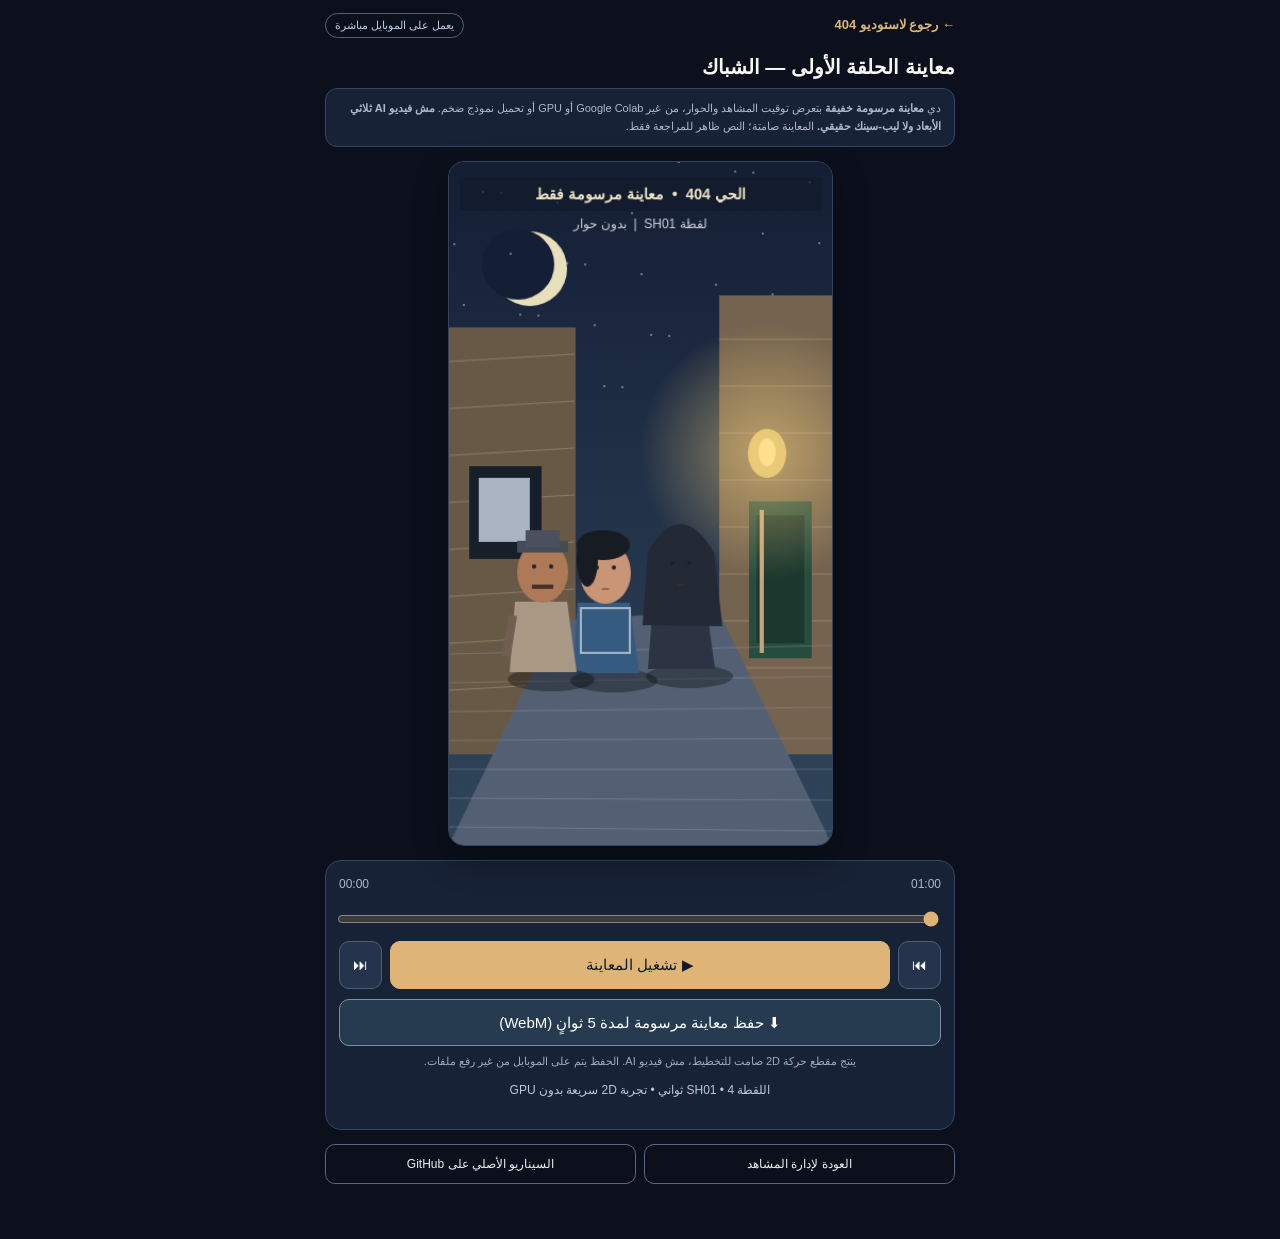
<file: mobile-studio/quick-preview.html>
<!doctype html>
<html lang="ar" dir="rtl"><head>
<meta charset="utf-8"><meta name="viewport" content="width=device-width,initial-scale=1,viewport-fit=cover">
<meta name="theme-color" content="#0b101c"><title>معاينة سريعة | الحي 404</title>
<style>
:root{color-scheme:dark;--bg:#0b101c;--panel:#182236;--gold:#dfb577;--fg:#f7f5f0;--dim:#acb8cb}
*{box-sizing:border-box}body{margin:0;background:var(--bg);color:var(--fg);font:500 15px/1.7 Tahoma,Arial,sans-serif}
main{max-width:660px;margin:auto;padding:13px 15px 55px}header{display:flex;justify-content:space-between;align-items:center;gap:10px;margin-bottom:12px}
header a{color:var(--gold);text-decoration:none;font-size:13px;font-weight:800}h1{font-size:20px;margin:4px 0}
.info{padding:10px 13px;background:var(--panel);border:1px solid #37455e;border-radius:12px;color:var(--dim);font-size:11px;margin:0 0 14px}
.stage{position:relative;width:min(100%,385px);margin:auto;max-width:100%;aspect-ratio:9/16;background:#111b30;border-radius:16px;overflow:hidden;border:1px solid #35445a;box-shadow:0 13px 35px #0005}
canvas{width:100%;height:100%;display:block}
.caption{position:absolute;inset:auto 10px 16px;pointer-events:none;text-align:center;background:#0d162cd9;border:1px solid #d2aa7040;border-radius:11px;padding:9px 10px;color:#fff;font-size:clamp(12px,3.7vw,16px);font-weight:800;line-height:1.8;text-shadow:0 1px 2px #000}
.caption .speaker{color:var(--gold);font-size:12px;margin-bottom:3px}
.caption[hidden]{display:none}
.chip{display:inline-block;border:1px solid #506079;border-radius:20px;color:#bacbe0;padding:2px 9px;font-size:11px}
.controls{margin-top:14px;background:var(--panel);border:1px solid #35445a;border-radius:16px;padding:13px}
.control-row{display:flex;gap:8px;align-items:center;justify-content:space-between;margin-bottom:10px}button{border-radius:10px;background:#25344c;border:1px solid #4b5e7a;color:white;padding:10px 13px;cursor:pointer;font-weight:800;font:inherit;min-height:45px}
.primary{background:var(--gold);border-color:var(--gold);color:#0f1b29;flex:1}
button:disabled{opacity:.5;cursor:default}
input[type=range]{width:100%;accent-color:var(--gold);height:30px;cursor:pointer}
.labels{display:flex;justify-content:space-between;font-size:12px;color:var(--dim);margin-bottom:8px;direction:ltr}
.status{text-align:center;color:#bdc8da;font-size:12px;min-height:25px;line-height:1.6;margin:10px 0}
.links{display:flex;gap:8px;flex-wrap:wrap;margin-top:14px}
.links a{flex:1;text-align:center;min-width:135px;display:block;border:1px solid #586783;padding:9px;border-radius:10px;color:#eee;text-decoration:none;font-size:12px}
[hidden]{display:none!important}
</style></head>
<body><main>
<header><a href="./">← رجوع لاستوديو 404</a><span class="chip">يعمل على الموبايل مباشرة</span></header>
<h1>معاينة الحلقة الأولى — الشباك</h1>
<p class="info">دي <b>معاينة مرسومة خفيفة</b> بتعرض توقيت المشاهد والحوار، من غير Google Colab أو GPU أو تحميل نموذج ضخم. <b>مش فيديو AI ثلاثي الأبعاد ولا ليب-سينك حقيقي.</b> المعاينة صامتة؛ النص ظاهر للمراجعة فقط.</p>
<div class="stage"><canvas id="screen" width="360" height="640" aria-label="معاينة مرسومة للحارة المصرية والشخصيات"></canvas>
<div class="caption" id="caption" hidden><div class="speaker" id="speaker"></div><div id="dialogueText"></div></div></div>
<div class="controls">
<div class="labels"><span id="elapsed">00:00</span><span id="duration">01:00</span></div>
<input type="range" id="timeline" min="0" max="600" step="1" value="0" aria-label="انتقل لموضع في الحلقة">
<div class="control-row"><button id="prev" aria-label="اللقطة السابقة">⏮</button><button class="primary" id="play">▶ تشغيل المعاينة</button><button id="next" aria-label="اللقطة التالية">⏭</button></div>
<button id="exportPreview" style="display:block;width:100%;margin:4px 0;background:#273b50;border:1px solid #7891a4">⬇ حفظ معاينة مرسومة لمدة 5 ثوانٍ (WebM)</button>
<p style="margin:6px 0 10px;color:#9caac2;font-size:11px;text-align:center">ينتج مقطع حركة 2D صامت للتخطيط، مش فيديو AI. الحفظ يتم على الموبايل من غير رفع ملفات.</p>
<div class="status" id="status">حمّل بيانات الحلقة لاختبار معاينة سريعة.</div>
</div>
<div class="links">
<a href="./">العودة لإدارة المشاهد</a>
<a href="https://github.com/omarnet0109-jpg/404/blob/main/scenes/episode-01/scene-001.json" target="_blank" rel="noopener">السيناريو الأصلي على GitHub</a>
</div>
</main>
<script defer src="./quick-preview.js"></script>
</body></html>
</file>
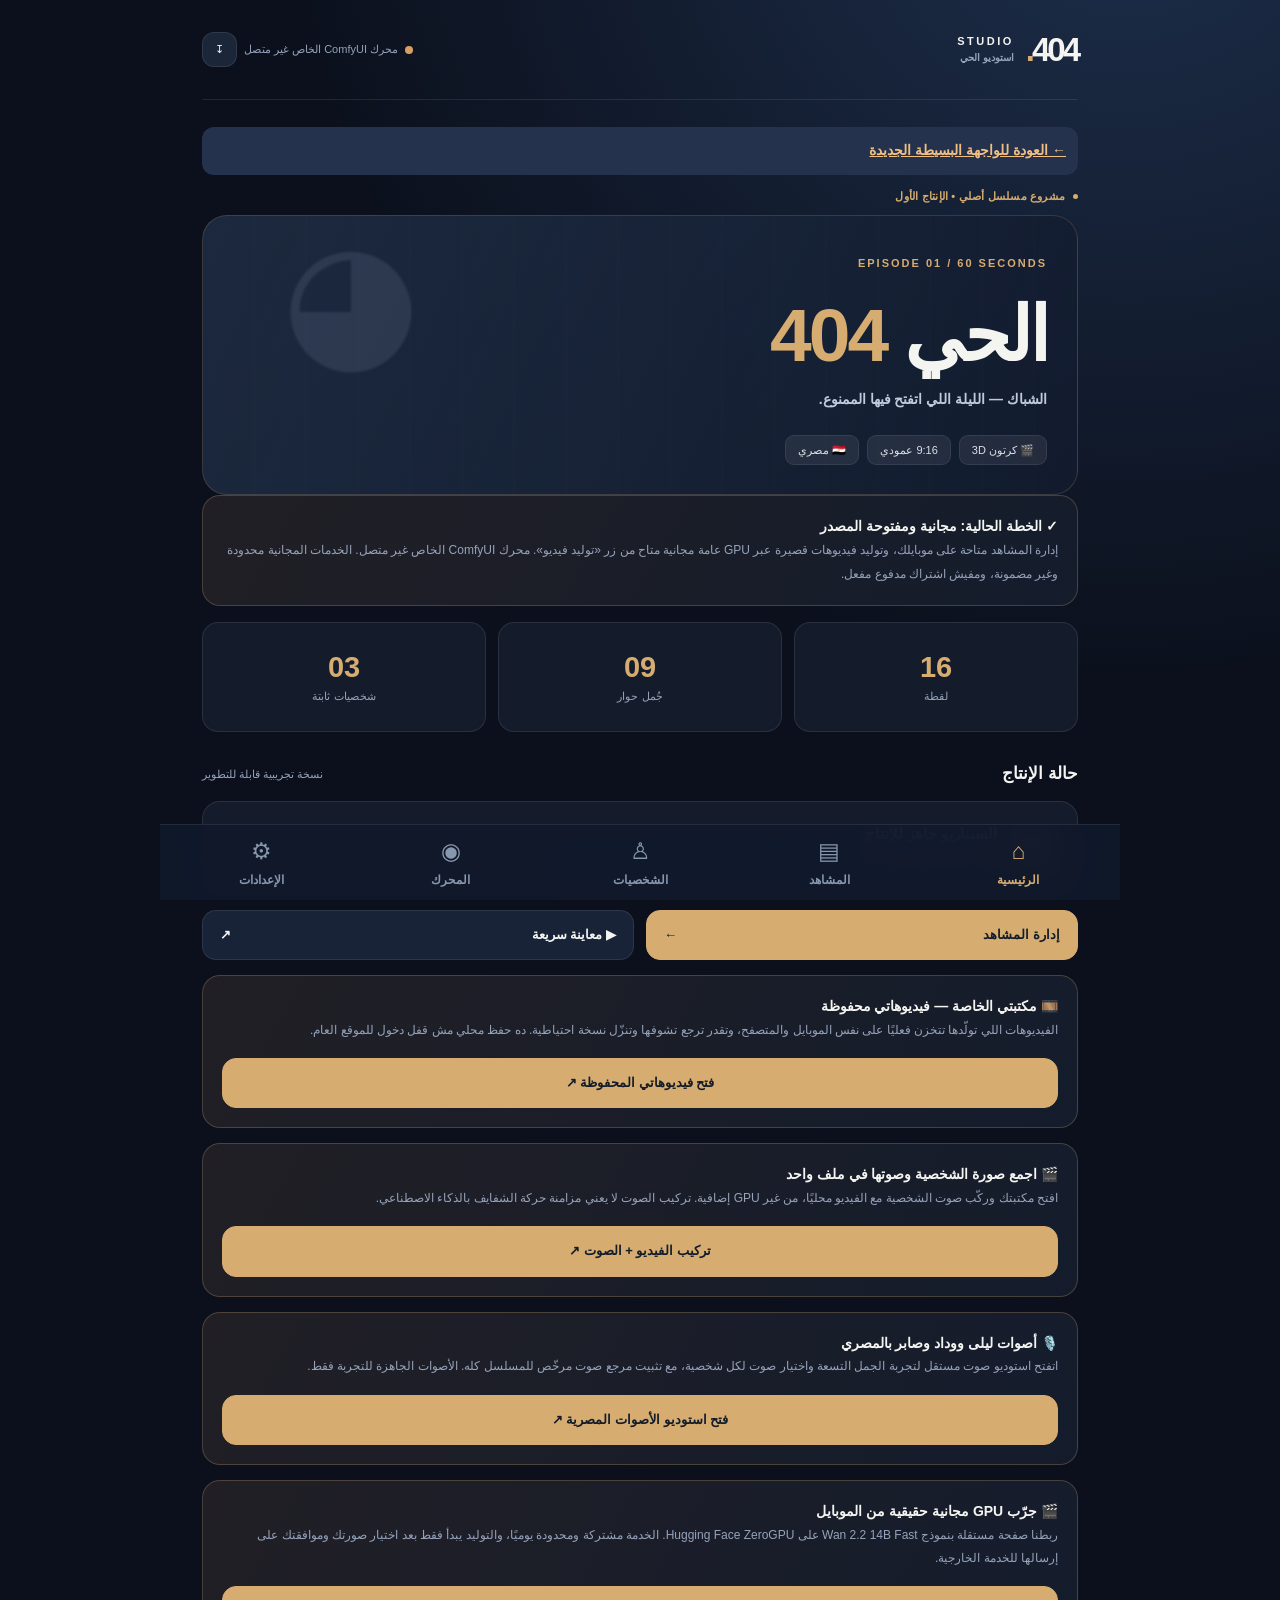
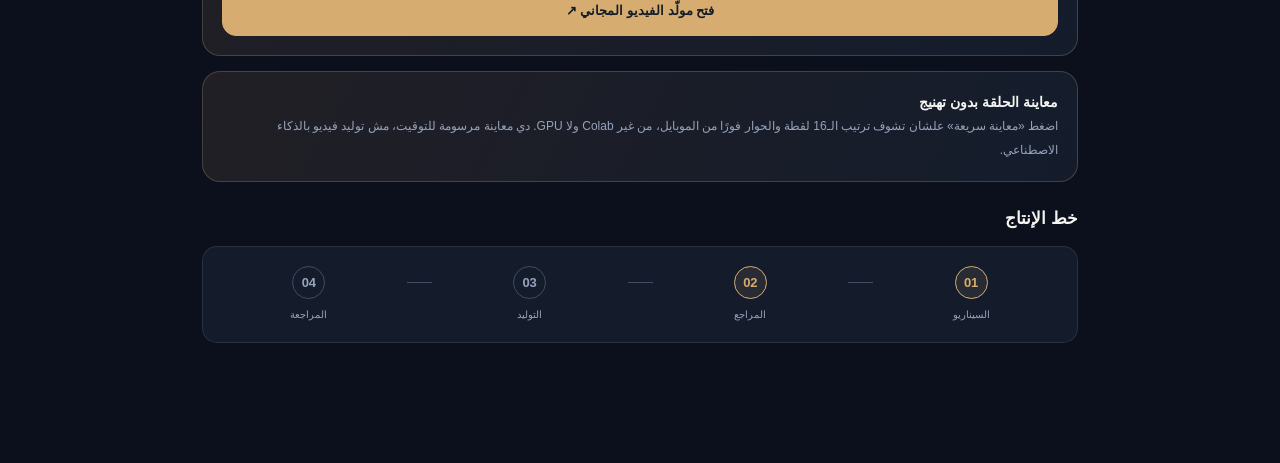
<file: mobile-studio/studio-advanced.html>
<!doctype html>
<html lang="ar" dir="rtl">
<head>
<meta charset="utf-8"><meta name="viewport" content="width=device-width,initial-scale=1,viewport-fit=cover">
<meta name="theme-color" content="#0c1221"><meta name="description" content="استوديو الحي 404 — إدارة مشاهد وأصوات وتوليد فيديو بالذكاء الاصطناعي">
<link rel="manifest" href="./manifest.webmanifest"><link rel="icon" type="image/svg+xml" href="./icon.svg"><link rel="stylesheet" href="./app.css">
<title>404 Studio | الأدوات المتقدمة القديمة</title>
</head>
<body>
<div class="app-shell">
<header class="topbar"><div class="brand"><span class="brand-mark">404<span class="brand-dot">.</span></span><span class="brand-label">STUDIO <small>استوديو الحي</small></span></div><div class="top-actions"><span class="state-dot" id="stateDot"></span><span id="connectionLabel">محرك ComfyUI الخاص غير متصل</span><button class="icon-button" id="installButton" title="تثبيت التطبيق" aria-label="تثبيت التطبيق">↧</button></div></header>
<main><div style="margin:12px 0;padding:12px;border-radius:12px;background:#24324d"><a href="./" style="color:#f0bf81;font-weight:bold">← العودة للواجهة البسيطة الجديدة</a></div>
<section class="view active" id="view-home" aria-labelledby="homeTitle">
<div class="eyebrow"><span class="point"></span> مشروع مسلسل أصلي • الإنتاج الأول</div>
<div class="hero"><span class="kicker">EPISODE 01  /  60 SECONDS</span><h1 id="homeTitle">الحي <em>404</em></h1><p>الشباك — الليلة اللي اتفتح فيها الممنوع.</p><div class="hero-foot"><span class="chip">🎬 كرتون 3D</span><span class="chip">9:16 عمودي</span><span class="chip">🇪🇬 مصري</span></div><div class="moon">◕</div></div>
<div class="panel tip" id="planStatus"><strong>✓ الخطة الحالية: مجانية ومفتوحة المصدر</strong><p>إدارة المشاهد متاحة على موبايلك، وتوليد فيديوهات قصيرة عبر GPU عامة مجانية متاح من زر «توليد فيديو». محرك ComfyUI الخاص غير متصل. الخدمات المجانية محدودة وغير مضمونة، ومفيش اشتراك مدفوع مفعل.</p></div>
<div class="metrics"><div class="metric"><strong>16</strong><span>لقطة</span></div><div class="metric"><strong>09</strong><span>جُمل حوار</span></div><div class="metric"><strong>03</strong><span>شخصيات ثابتة</span></div></div>
<div class="section-heading"><h2>حالة الإنتاج</h2><span class="small muted">نسخة تجريبية قابلة للتطوير</span></div>
<div class="panel status-panel"><div class="status-icon">▦</div><div><h3>السيناريو جاهز للإنتاج</h3><p id="productionState">توليد فيديو تجريبي متاح من زر GPU المجانية. استضافة ComfyUI الخاصة لم يتم توصيلها.</p></div></div>
<div class="quick-actions"><button class="action primary" data-open="shots">إدارة المشاهد <span>←</span></button><a class="action secondary" href="./quick-preview.html" style="text-decoration:none">▶ معاينة سريعة <span>↗</span></a></div>
<div class="panel tip" id="savedVideosLaunch" style="margin-top:15px"><strong>🎞️ مكتبتي الخاصة — فيديوهاتي محفوظة</strong><p>الفيديوهات اللي تولّدها تتخزن فعليًا على نفس الموبايل والمتصفح، وتقدر ترجع تشوفها وتنزّل نسخة احتياطية. ده حفظ محلي مش قفل دخول للموقع العام.</p><a href="./library.html" class="action primary full" style="text-decoration:none">فتح فيديوهاتي المحفوظة ↗</a></div>
<div class="panel tip" id="mergeStudioLaunch" style="margin-top:15px"><strong>🎬 اجمع صورة الشخصية وصوتها في ملف واحد</strong><p>افتح مكتبتك وركّب صوت الشخصية مع الفيديو محليًا، من غير GPU إضافية. تركيب الصوت لا يعني مزامنة حركة الشفايف بالذكاء الاصطناعي.</p><a href="./compositor.html" class="action primary full" style="text-decoration:none">تركيب الفيديو + الصوت ↗</a></div>
<div class="panel tip" id="voiceStudioLaunch" style="margin-top:15px"><strong>🎙️ أصوات ليلى ووداد وصابر بالمصري</strong><p>اتفتح استوديو صوت مستقل لتجربة الجمل التسعة واختيار صوت لكل شخصية، مع تثبيت مرجع صوت مرخّص للمسلسل كله. الأصوات الجاهزة للتجربة فقط.</p><a href="./voice-studio.html" class="action primary full" style="text-decoration:none">فتح استوديو الأصوات المصرية ↗</a></div>
<div class="panel tip" id="freeExternalGpu" style="margin-top:15px"><strong>🎬 جرّب GPU مجانية حقيقية من الموبايل</strong><p>ربطنا صفحة مستقلة بنموذج Wan 2.2 14B Fast على Hugging Face ZeroGPU. الخدمة مشتركة ومحدودة يوميًا، والتوليد يبدأ فقط بعد اختيار صورتك وموافقتك على إرسالها للخدمة الخارجية.</p><a href="./free-gpu.html" class="action primary full" style="text-decoration:none">فتح مولّد الفيديو المجاني ↗</a></div>
<div class="panel tip" style="margin-top:15px"><strong>معاينة الحلقة بدون تهنيج</strong><p>اضغط «معاينة سريعة» علشان تشوف ترتيب الـ16 لقطة والحوار فورًا من الموبايل، من غير Colab ولا GPU. دي معاينة مرسومة للتوقيت، مش توليد فيديو بالذكاء الاصطناعي.</p></div>
<div class="section-heading"><h2>خط الإنتاج</h2></div>
<div class="pipeline"><div><b class="on">01</b><span>السيناريو</span></div><i></i><div><b class="on">02</b><span>المراجع</span></div><i></i><div><b>03</b><span>التوليد</span></div><i></i><div><b>04</b><span>المراجعة</span></div></div>
</section>
<section class="view" id="view-shots" aria-labelledby="shotsTitle">
<div class="page-head"><div><span class="eyebrow">الحلقة الأولى · الشباك</span><h1 id="shotsTitle">لوحة المشاهد</h1></div><button class="outline-btn" id="exportButton">تصدير JSON ↧</button></div>
<p class="muted intro">كل لقطة لها وقت ومتحدث ووصف. تعديلاتك تُحفظ محليًا على جهازك، ولا تغير السيناريو الأصلي على GitHub.</p>
<div id="shotsList" class="shots-list"><div class="loading">جاري تحميل السيناريو...</div></div>
</section>
<section class="view" id="view-cast" aria-labelledby="castTitle">
<div class="page-head"><div><span class="eyebrow">Character Bible</span><h1 id="castTitle">الشخصيات الثابتة</h1></div></div>
<p class="muted intro">ثلاث شخصيات فقط. لا يتم تبديل الوجه أو الملابس أو الصوت بين الحلقات.</p>
<div id="castList" class="cast-list"></div><div class="panel tip"><strong>🎤 ثبت صوت كل شخصية</strong><p>مسموح تسمع عينات مختلفة قبل الاعتماد. حفظ صوت مرجعي مرخّص يثبت الهوية بين الحلقات.</p><a class="action secondary full" href="./voice-studio.html" style="text-decoration:none">فتح إعدادات أصوات الشخصيات ↗</a></div>
<div class="panel tip"><strong>🔒 قواعد ثابتة</strong><p>الحارة القديمة، الباب الأخضر يمين الكادر، والفانوس الأصفر أعلى الباب. ممنوع إضافة ممثلين جدد أو تبديل أصوات الحوار.</p></div>
</section>
<section class="view" id="view-production" aria-labelledby="productionTitle">
<div class="page-head"><div><span class="eyebrow">AI VIDEO LAB</span><h1 id="productionTitle">غرفة الإنتاج</h1></div></div>
<div class="panel info-panel" id="engineBanner" role="status" aria-live="polite"><strong id="engineStateTitle">ComfyUI الخاص غير متصل — التوليد المجاني الخارجي متاح</strong><p id="engineStateMessage">محرك ComfyUI الخاص غير متصل. لكن تقدر تولّد لقطة حقيقية على ZeroGPU من الزر الموجود تحت. الخدمة مجانية ومحدودة، ومش محتاج سيرفر أو اشتراك.</p><button class="outline-btn" type="button" data-open="settings" id="engineSettingsButton">لماذا التوليد متوقف؟</button></div>
<div class="panel tip" id="freeGpuLab">
<a class="action secondary full" href="./library.html" style="text-decoration:none">🎞️ عرض الفيديوهات اللي عملتها قبل كده ↗</a>
<a class="action primary full" href="./free-gpu.html" style="text-decoration:none">🎬 توليد لقطة حقيقية على GPU مجانية عامة ↗</a>
<p>خدمة خارجية مستقلة عن سيرفر ComfyUI الخاص. عدد الطلبات المجانية محدود، ولا يلزم تشغيل Colab أو إدخال رابط سيرفر.</p>
<h3>اشتغل بسرعة من الموبايل — من غير Colab</h3>
<p>راجع ترتيب المشاهد والحوار والحركة المبدئية فورًا. المعاينة 2D مرسومة للتخطيط، مش فيديو AI. توليد فيديو AI حقيقي من الصورة يحتاج GPU متصلة، وهي غير متوفرة حاليًا في التطبيق.</p>
<a class="action primary full" href="./quick-preview.html" style="text-decoration:none">▶ فتح المعاينة السريعة للـ16 لقطة</a>
<details style="margin-top:12px"><summary style="cursor:pointer;color:#acb8cb">تجربة النموذج الثقيل على Colab (اختياري للمطورين)</summary>
<p>Colab صفحة ثقيلة على الموبايل، ومش مطلوبة لاستخدام الاستوديو. استخدمها فقط عند توفر GPU مجانية وعند الرغبة بتجربة Wan 2.2.</p>
<a class="outline-btn" href="https://colab.research.google.com/github/omarnet0109-jpg/404/blob/main/notebooks/404_wan22_free_video.ipynb" target="_blank" rel="noopener noreferrer">فتح Colab الاختياري</a>
</details>
<div class="field"><label for="localPreviewInput">لو عندك فيديو مولّد بالفعل، شوفه هنا على جهازك فقط</label><input type="file" id="localPreviewInput" accept="video/mp4,video/webm,video/quicktime"></div>
<div id="localPreviewBox"></div>
</div>
<div class="field"><label for="renderShot">اختر اللقطة</label><select id="renderShot"></select></div>
<div class="field"><label for="renderPrompt">وصف اللقطة للمحرك</label><textarea id="renderPrompt" rows="5" maxlength="5000" placeholder="وصف الحركة والإضاءة والكاميرا"></textarea></div>
<div class="two-col"><div class="field"><label for="referenceType">مرجع الصورة</label><select id="referenceType"><option value="ensemble">الحارة والمجموعة</option><option value="LAYLA">ليلى</option><option value="WIDAD">وداد</option><option value="SABER">صابر</option></select></div><div class="field"><label for="referenceFile">رفع صورة مرجعية</label><input id="referenceFile" type="file" accept="image/png,image/jpeg,image/webp"></div></div>
<div class="upload-line"><button class="outline-btn" id="uploadButton" disabled title="التوليد يحتاج اتصال GPU أولًا">رفع المرجع إلى المحرك</button><span class="muted" id="referenceStatus">المحرك غير متصل — الرفع متوقف</span></div>
<button class="action primary full" id="renderButton" disabled title="أضف سيرفر GPU فعليًا لاختبار التوليد">توليد اللقطة المختارة ↗</button>
<div id="jobPanel" class="panel job-panel hidden"><div class="section-heading"><h2>متابعة التوليد</h2><span id="jobStatus" class="status-pill">انتظار</span></div><p id="jobDescription"></p><div id="jobOutput"></div></div>
<div id="productionLog" class="log" role="status" aria-live="polite">لا توجد مهام تشغيل حاليًا.</div>
</section>
<section class="view" id="view-settings" aria-labelledby="settingsTitle">
<div class="page-head"><div><span class="eyebrow">ENGINE SETTINGS</span><h1 id="settingsTitle">الإعدادات</h1></div></div>
<div class="panel tip"><h3>الخطة: مجانية الآن، مدفوعة مستقبلًا</h3><p>لم يتم ربط أي مزود مدفوع أو تفعيل دفع آلي. عندما نقرر الترقية، سنضيف مزودًا جديدًا خلف الخادم، مع حد تكلفة وموافقة صريحة. سيرفر GPU نفسه قد تكون له تكلفة حتى مع الأدوات المفتوحة المصدر.</p></div>
<div class="panel info-panel" id="simpleEngineStatus">
  <h3 id="simpleEngineTitle">حالة توليد الفيديو: غير متصل</h3>
  <p id="simpleEngineMessage">دي مش بيانات ناقصة منك. لسه ما فيش سيرفر GPU مجاني متصل بالمشروع، ومش مطلوب منك تكتب عنوان أو مفتاح أو تدفع حاجة. حاليًا تقدر تراجع المشاهد وتعدّل أوصافها وتصدّر المشروع.</p>
  <button type="button" class="action primary full" data-open="shots">فتح المشاهد الجاهزة ←</button>
</div>
<details class="panel" id="advancedServerSetup"><summary style="cursor:pointer;font-weight:800">إعدادات المحرك المتقدمة (للمطورين فقط)</summary>
<p class="muted">لا تستخدم هذه الإعدادات إلا بعد تشغيل خادم ComfyUI فعلي وتجهيز رابط HTTPS ومفتاح وصول خاص به. لا تضع كلمة سر GitHub أو أي مفتاح آخر هنا.</p>
<div><h3>ربط سيرفر التوليد</h3><p class="muted">العنوان والمفتاح يُصدرهما خادم الإنتاج الخاص، وليسا بيانات حساب GitHub.</p>
<div class="field"><label for="serverUrl">عنوان خادم الاستوديو HTTPS</label><input id="serverUrl" type="url" autocomplete="url" placeholder="https://your-studio-backend.example"></div>
<div class="field"><label for="serverToken">مفتاح دخول الخادم</label><input id="serverToken" type="password" autocomplete="off" placeholder="مفتاح APP_API_TOKEN"></div>
<div class="form-actions"><button class="action primary" id="checkButton">اختبار الاتصال</button><button class="action secondary" id="saveSettings">حفظ للجلسة</button></div><p class="small muted">مفتاح الدخول يُحفظ في ذاكرة جلسة المتصفح فقط، ولا يُرسل إلى GitHub.</p></div></details>
<div class="panel tip"><h3>تثبيت التطبيق</h3><p>من Chrome على أندرويد: القائمة ⋮ ثم «إضافة إلى الشاشة الرئيسية». ومن Safari على iPhone: مشاركة ثم «إضافة إلى الشاشة الرئيسية» بعد نشر الموقع.</p><button class="outline-btn" id="installGuide">إرشادات التثبيت</button></div>
<div class="panel danger-zone"><h3>بيانات المسودات</h3><p class="muted">التحرير المحلي محفوظ على جهازك فقط. يمكن تصديره قبل تنظيف المتصفح.</p><button class="outline-btn" id="resetDrafts">حذف تعديلاتي المحلية</button></div>
</section>
</main>
<nav class="bottom-nav" aria-label="القائمة الرئيسية"><button class="tab active" data-target="home"><span>⌂</span>الرئيسية</button><button class="tab" data-target="shots"><span>▤</span>المشاهد</button><button class="tab" data-target="cast"><span>♙</span>الشخصيات</button><button class="tab" data-target="production"><span>◉</span>المحرك</button><button class="tab" data-target="settings"><span>⚙</span>الإعدادات</button></nav>
</div>
<dialog id="editDialog"><form method="dialog" class="dialog-body"><div class="section-heading"><h2 id="editDialogTitle">تعديل اللقطة</h2><button class="icon-button" value="cancel" aria-label="إغلاق">✕</button></div><label for="editPrompt">وصف الحركة</label><textarea id="editPrompt" rows="8" maxlength="5000"></textarea><p class="muted small">المسودة تظل في متصفحك إلى أن تصدرها وتقرر اعتمادها.</p><div class="form-actions"><button class="action primary" id="confirmEdit" value="save">حفظ المسودة</button><button class="action secondary" value="cancel">إلغاء</button></div></form></dialog>
<div id="toast" role="status" aria-live="polite"></div>
<script src="./app.js" defer></script>
</body></html>
</file>
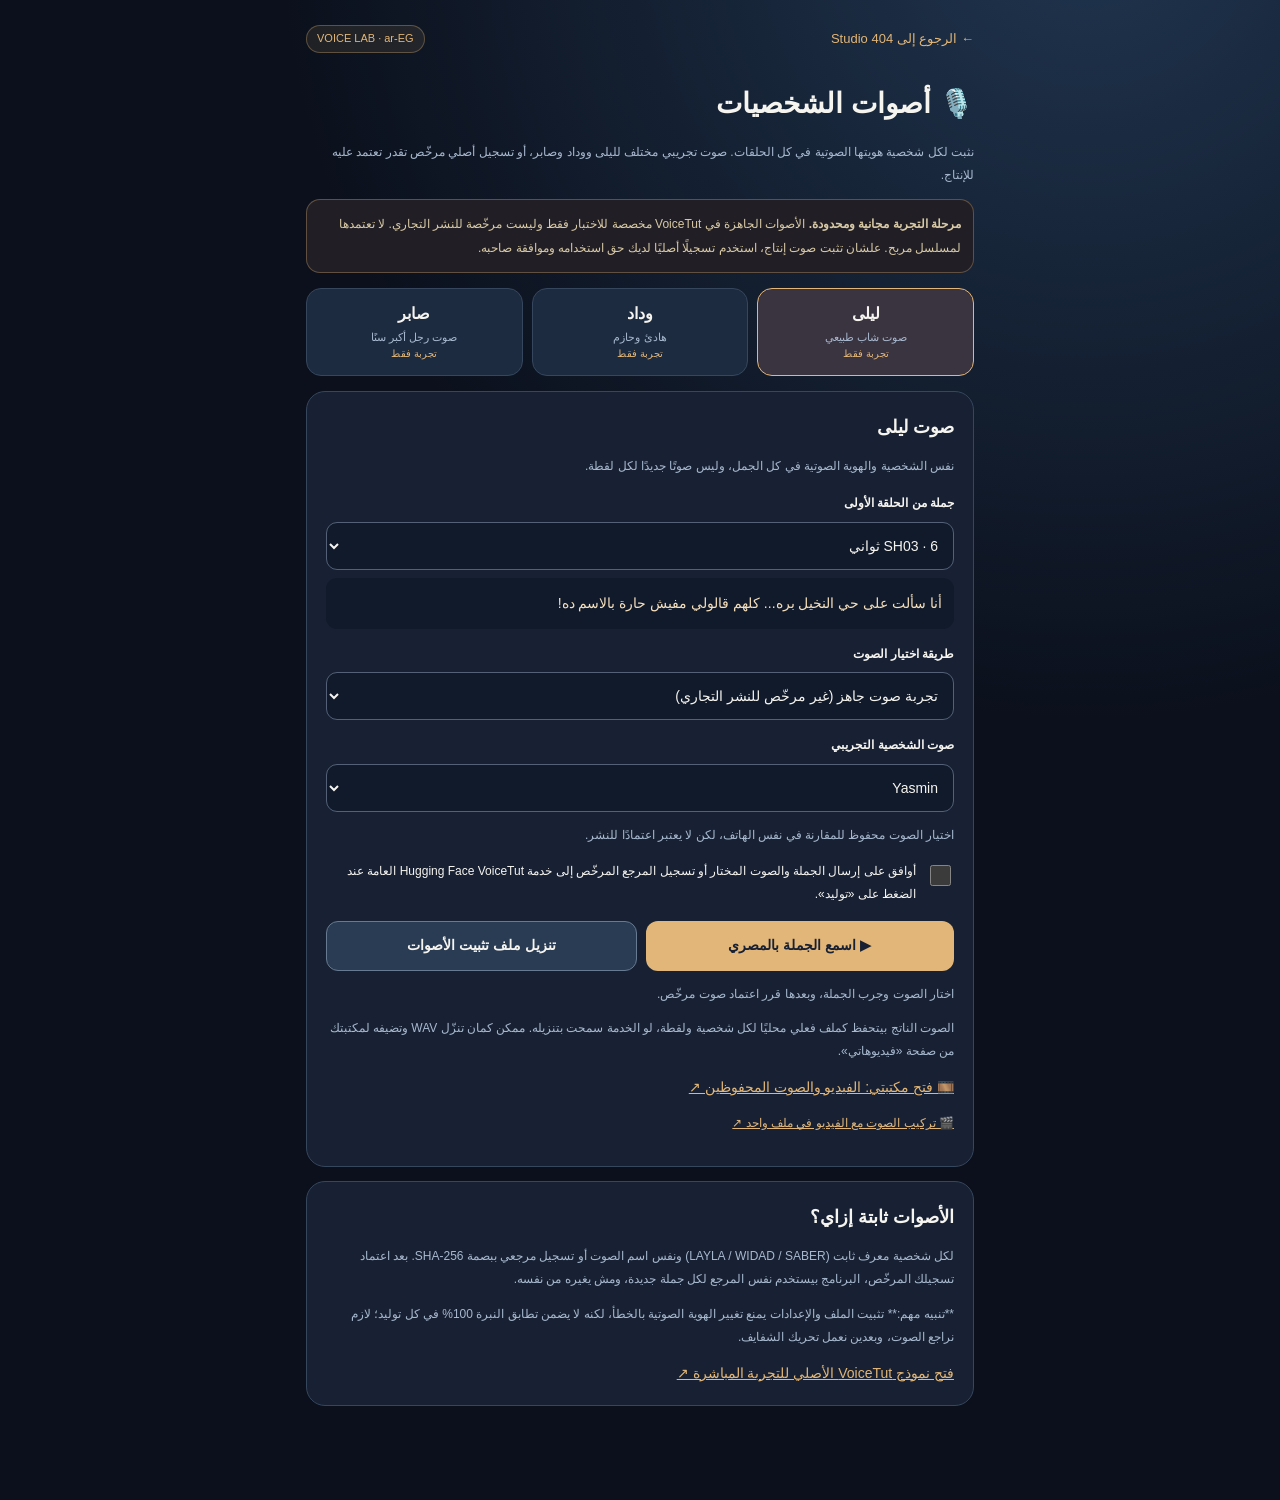
<file: mobile-studio/voice-studio.html>
<!doctype html>
<html lang="ar" dir="rtl"><head>
<meta charset="utf-8"><meta name="viewport" content="width=device-width,initial-scale=1,viewport-fit=cover">
<meta name="theme-color" content="#0b101c">
<title>استوديو الأصوات | الحي 404</title>
<style>
:root{color-scheme:dark;--bg:#0b101c;--panel:#172133;--gold:#e2b678;--muted:#a8b8ce;--fg:#f6f4ef;--edge:#36465d}
*{box-sizing:border-box}body{margin:0;background:radial-gradient(circle at 85% -6%,#20354f 0,transparent 42%),var(--bg);color:var(--fg);font:500 14px/1.8 Tahoma,Arial,sans-serif}
main{max-width:700px;margin:auto;padding:16px 16px 80px}header{display:flex;justify-content:space-between;gap:14px;align-items:center;padding:9px 0 20px}header a{color:var(--gold);text-decoration:none;font-size:13px}
h1{font-size:28px;margin:6px 0}h2{font-size:18px;margin:0 0 7px}.small{font-size:12px;color:var(--muted);line-height:1.9}.panel{background:var(--panel);border:1px solid var(--edge);border-radius:19px;padding:19px;margin:14px 0}
.tag{display:inline-block;color:var(--gold);border:1px solid #d6ac7057;background:#d6ac701a;padding:3px 10px;border-radius:20px;font-size:11px}
.profiles{display:grid;grid-template-columns:repeat(3,minmax(0,1fr));gap:9px;margin:15px 0}
.actor{border:1px solid var(--edge);border-radius:15px;background:#1c2b40;color:var(--fg);min-height:88px;padding:9px 5px;text-align:center;font:inherit;cursor:pointer}
.actor.active{border-color:var(--gold);background:#3a3340}.actor b{display:block;font-size:16px}.actor small{font-size:11px;color:var(--muted);display:block;line-height:1.5}
.actor .indicator{display:block;font-size:10px;color:var(--gold)}label{display:block;margin:15px 0 7px;font-weight:700;font-size:12px}
select,input[type=file],textarea{width:100%;min-height:48px;padding:11px;background:#101a2a;color:var(--fg);border:1px solid #536077;border-radius:11px;font:inherit}
select:disabled,input:disabled{opacity:.55}textarea{resize:vertical;min-height:75px}
audio{width:100%;margin-top:12px}button{font:inherit;cursor:pointer}.btn{border:0;background:var(--gold);color:#182133;font-weight:800;min-height:48px;border-radius:12px;padding:11px 15px;text-align:center}.btn.secondary{border:1px solid #687a91;background:#2a3c53;color:var(--fg)}.btn:disabled{opacity:.5;cursor:not-allowed}
.actions{display:flex;gap:9px;margin-top:16px;flex-wrap:wrap}.actions>.btn{flex:1}
.notice{color:#d8c9a5;background:#211f25;border:1px solid #d6ac7059;border-radius:14px;padding:12px;font-size:12px;line-height:2}
.checkrow{display:flex;align-items:flex-start;gap:10px;margin:13px 0}.checkrow input{accent-color:var(--gold);width:21px;height:21px;flex:0 0 21px;margin-top:5px}.checkrow label{margin:0;font-weight:500;line-height:1.9}
#resultArea{margin-top:10px}#resultArea a{color:var(--gold);display:inline-block;margin:10px 0;font-size:12px}#status{color:var(--muted);overflow-wrap:anywhere;font-size:12px;line-height:1.9}
.phrase{background:#101a2a;border-radius:11px;padding:12px;color:#f5dfbc;line-height:1.95;margin:8px 0}
[hidden]{display:none!important}
@media(max-width:380px){main{padding:11px 11px 55px}.panel{padding:12px}.actor b{font-size:14px}.actor small{font-size:10px}}
</style></head><body><main>
<header><a href="./">← الرجوع إلى 404 Studio</a><span class="tag">VOICE LAB · ar-EG</span></header>
<h1>🎙️ أصوات الشخصيات</h1>
<p class="small">نثبت لكل شخصية هويتها الصوتية في كل الحلقات. صوت تجريبي مختلف لليلى ووداد وصابر، أو تسجيل أصلي مرخّص تقدر تعتمد عليه للإنتاج.</p>
<div class="notice"><b>مرحلة التجربة مجانية ومحدودة.</b> الأصوات الجاهزة في VoiceTut مخصصة للاختبار فقط وليست مرخّصة للنشر التجاري. لا تعتمدها لمسلسل مربح. علشان تثبت صوت إنتاج، استخدم تسجيلًا أصليًا لديك حق استخدامه وموافقة صاحبه.</div>
<div class="profiles">
<button class="actor active" type="button" data-actor="LAYLA"><b>ليلى</b><small>صوت شاب طبيعي</small><span class="indicator" id="state-LAYLA">تجربة</span></button>
<button class="actor" type="button" data-actor="WIDAD"><b>وداد</b><small>هادئ وحازم</small><span class="indicator" id="state-WIDAD">تجربة</span></button>
<button class="actor" type="button" data-actor="SABER"><b>صابر</b><small>صوت رجل أكبر سنًا</small><span class="indicator" id="state-SABER">تجربة</span></button>
</div>
<section class="panel">
<h2 id="actorTitle">تجربة صوت ليلى</h2>
<p class="small" id="actorDesc">اختار صوتًا، واسمعه وهو يقول جملة حقيقية من الحلقة.</p>
<label for="line">جملة من الحلقة الأولى</label>
<select id="line"></select>
<div class="phrase" id="dialogue"></div>
<label for="mode">طريقة اختيار الصوت</label>
<select id="mode"><option value="demo">تجربة صوت جاهز (غير مرخّص للنشر التجاري)</option><option value="licensed">تثبيت صوت أصلي مرخّص من تسجيل</option></select>
<div id="demoArea">
<label for="speaker">صوت الشخصية التجريبي</label>
<select id="speaker"></select>
<p class="small">اختيار الصوت محفوظ للمقارنة في نفس الهاتف، لكن لا يعتبر اعتمادًا للنشر.</p>
</div>
<div id="licensedArea" hidden>
<p class="small">ارفع تسجيلًا واضحًا لصوتك أو لممثل صوت أعطاك موافقة. الأفضل 5–15 ثانية بصوت مصري، من غير موسيقى.</p>
<label for="refAudio">التسجيل الأصلي (WAV أو MP3 أو WebM أو OGG)</label>
<input id="refAudio" type="file" accept="audio/wav,audio/x-wav,audio/mpeg,audio/mp3,audio/webm,audio/ogg,audio/mp4,audio/x-m4a">
<p class="small" id="refState">لم يتم حفظ تسجيل لهذه الشخصية على الجهاز.</p>
<label for="refText">نص الكلام الموجود في التسجيل الأصلي</label>
<textarea id="refText" placeholder="اكتب الجملة اللي الشخص قالها في التسجيل، عشان النموذج يطابق نطقه."></textarea>
<div class="checkrow"><input type="checkbox" id="rights"><label for="rights">أؤكد أني أملك حق استخدام هذا الصوت في المسلسل، وأن صاحب الصوت وافق على توليد كلام جديد بصوته.</label></div>
<button class="btn secondary" id="lockVoice" type="button">🔒 حفظ وتثبيت صوت الشخصية</button>
<button class="btn secondary" id="unlockVoice" type="button" hidden>تغيير صوت الشخصية بعد التأكيد</button>
<p class="small">الملف الصوتي محفوظ محليًا في بيانات متصفحك بعد التثبيت. لو مسحت بيانات المتصفح هتحتاج التسجيل الأصلي من جديد؛ احتفظ بنسخة منه.</p>
</div>
<div class="checkrow"><input type="checkbox" id="sendConsent"><label for="sendConsent">أوافق على إرسال الجملة والصوت المختار أو تسجيل المرجع المرخّص إلى خدمة Hugging Face VoiceTut العامة عند الضغط على «توليد». </label></div>
<div class="actions"><button class="btn" id="generate" type="button">▶ اسمع الجملة بالمصري</button><button class="btn secondary" id="exportProfile" type="button">تنزيل ملف تثبيت الأصوات</button></div>
<p id="status" role="status" aria-live="polite">اختار الشخصية والجملة، وجرّب الصوت. الصوت المُنتَج يُضاف هنا فور نجاح الخدمة.</p>
<div id="resultArea"></div>
<p class="small">الصوت الناتج بيتحفظ كملف فعلي محليًا لكل شخصية ولقطة، لو الخدمة سمحت بتنزيله. ممكن كمان تنزّل WAV وتضيفه لمكتبتك من صفحة «فيديوهاتي».</p>
<a href="./library.html" style="color:#e2b678">🎞️ فتح مكتبتي: الفيديو والصوت المحفوظين ↗</a>
<p class="small"><a href="./compositor.html" style="color:#e2b678">🎬 تركيب الصوت مع الفيديو في ملف واحد ↗</a></p>
</section>
<div class="panel">
<h2>الأصوات ثابتة إزاي؟</h2>
<p class="small">لكل شخصية معرف ثابت (LAYLA / WIDAD / SABER) ونفس اسم الصوت أو تسجيل مرجعي ببصمة SHA-256. بعد اعتماد تسجيلك المرخّص، البرنامج بيستخدم نفس المرجع لكل جملة جديدة، ومش يغيره من نفسه.</p>
<p class="small">**تنبيه مهم:** تثبيت الملف والإعدادات يمنع تغيير الهوية الصوتية بالخطأ، لكنه لا يضمن تطابق النبرة 100% في كل توليد؛ لازم نراجع الصوت، وبعدين نعمل تحريك الشفايف.</p>
<a href="https://huggingface.co/spaces/mohammedaly22/VoiceTut-TTS" target="_blank" rel="noopener noreferrer" style="color:var(--gold)">فتح نموذج VoiceTut الأصلي للتجربة المباشرة ↗</a>
</div>
<script defer src="./voice-audio-vault.js?v=1"></script>
<script defer src="./voice-studio.js?v=2"></script>
</main></body></html>
</file>
<file: mobile-studio/simple.css>
:root{color-scheme:dark;--bg:#0b1120;--panel:#172337;--card:#1b2b43;--border:#3c536d;--text:#f4f4f1;--muted:#a7b5ca;--gold:#e7b877;--ok:#78d6ab;--danger:#ffb2a6}
*{box-sizing:border-box}html{font-family:Tahoma,Arial,sans-serif}body{margin:0;background:radial-gradient(circle at 85% -15%,#263e61,transparent 45%),var(--bg);color:var(--text);min-height:100svh;font-size:14px;line-height:1.8}
button,textarea,input,select{font:inherit}button{cursor:pointer}button:disabled{opacity:.5;cursor:not-allowed}
main{max-width:700px;margin:0 auto;padding:16px 15px 75px}
header{display:flex;align-items:center;justify-content:space-between;gap:15px;margin-bottom:24px}
.brand{display:flex;align-items:center;gap:9px}.brand strong{font:bold 27px/1 Arial,sans-serif;letter-spacing:-1.5px}.brand strong span{color:var(--gold)}.brand small{display:block;font-size:11px;color:var(--muted)}
header a{font-size:12px;color:var(--muted);text-decoration:none}
h1{font-size:27px;line-height:1.4;margin:0 0 6px}h2{font-size:19px;margin:0 0 7px}p{margin:0 0 14px}
.intro{color:var(--muted);font-size:13px}
.tabs{display:grid;grid-template-columns:1fr 1fr;gap:8px;margin:18px 0}
.tab{min-height:54px;border:1px solid var(--border);border-radius:13px;background:#1c2a3f;color:var(--text);font-weight:800;font-size:15px}
.tab.active{background:var(--gold);color:#192334;border-color:var(--gold)}
.panel{background:var(--panel);padding:17px;border:1px solid var(--border);border-radius:19px;margin:12px 0}
.view[hidden],[hidden]{display:none!important}
.sub{font-size:12px;color:var(--muted);line-height:1.85}
.character-grid{display:grid;grid-template-columns:repeat(3,minmax(0,1fr));gap:9px;margin:14px 0}
.person{border:1px solid var(--border);border-radius:13px;padding:8px 6px;background:#102034;color:var(--text);min-width:0;display:flex;flex-direction:column;align-items:center;gap:5px;font-size:12px}
.person.active{border-color:var(--gold);background:#2d3242}
.photo{height:78px;width:100%;max-width:100px;display:grid;place-items:center;overflow:hidden;border-radius:9px;background:#29374c}
.photo img{width:100%;height:100%;object-fit:cover}
.photo svg{opacity:.65}
.person strong{max-width:100%;white-space:nowrap;overflow:hidden;text-overflow:ellipsis}
.person small{font-size:10px;color:var(--muted)}
label{display:block;font-weight:700;margin:13px 0 6px}
input[type=text],input[type=file],textarea,select{border:1px solid #506681;border-radius:12px;background:#0e1b2e;color:var(--text);padding:12px;width:100%;min-height:48px;outline:none}
textarea{min-height:125px;resize:vertical;line-height:1.85}
input:focus,textarea:focus,select:focus{border-color:var(--gold)}
.actions{display:flex;gap:9px;flex-wrap:wrap;margin-top:15px}
.btn{border:0;background:var(--gold);color:#152237;font-weight:800;min-height:49px;border-radius:12px;padding:11px 14px;text-align:center;flex:1;text-decoration:none}
.btn.alt{background:#304562;color:#f5f4ef;border:1px solid #516685}
.btn.danger{color:#ffd5d0;background:#4c2a32;border:1px solid #814952}
.preview{max-width:100%;max-height:180px;object-fit:contain;margin:9px 0;border-radius:10px}
#result video{width:100%;background:#000;border-radius:11px;max-height:500px;margin-top:12px}
#result a{color:var(--gold);display:block;margin:10px 0}
.note{padding:11px 13px;background:#242f40;border-radius:12px;color:var(--muted);font-size:12px;line-height:1.8;margin-top:14px}
#status,#castStatus{color:var(--muted);font-size:12px;line-height:1.95;overflow-wrap:anywhere;margin:10px 0}
.checkline{display:flex;gap:10px;align-items:flex-start;margin-top:12px}
.checkline input{width:20px;height:20px;accent-color:var(--gold);margin-top:4px;flex-shrink:0}
.checkline label{margin:0;font-weight:400}
hr{border:0;border-top:1px solid var(--border);margin:21px 0}
.bottom{font-size:12px;color:var(--muted);margin-top:22px}
.bottom a{color:var(--gold);text-decoration:none}
@media(max-width:380px){main{padding:12px 10px 60px}.panel{padding:12px}.character-grid{gap:6px}.photo{height:65px}.person{font-size:11px}}

.recovery{border:1px solid #ad8e53;border-radius:14px;background:#282839;padding:13px;margin:13px 0}
.recovery strong{color:#f5ce91;font-size:14px}
.recovery p{margin:6px 0 0}
.recovery .actions{gap:8px}
.recovery .btn{display:inline-flex;align-items:center;justify-content:center;font-size:12px;line-height:1.6}
</file>
<file: mobile-studio/app.css>
:root{color-scheme:dark;--bg:#0b101c;--panel:#141c2c;--panel2:#182338;--border:rgba(255,255,255,.09);--fg:#f4f4f1;--dim:#95a3bb;--gold:#d6ac70;--accent:#92c5d8;--ok:#69d5ac;--radius:19px}
*{box-sizing:border-box}html{scroll-behavior:smooth}body{margin:0;background:radial-gradient(circle at 88% -8%,#1e304d 0,transparent 34%),var(--bg);color:var(--fg);font:500 14px/1.7 Tahoma,Arial,sans-serif;min-height:100svh}button,input,select,textarea{font:inherit}button{cursor:pointer}button:disabled{cursor:not-allowed;opacity:.5}a{color:var(--accent)}.app-shell{max-width:960px;min-height:100svh;margin:auto;padding:0 20px calc(100px + env(safe-area-inset-bottom))}.topbar{height:87px;display:flex;align-items:center;justify-content:space-between;border-bottom:1px solid var(--border);margin-bottom:27px;gap:10px}.brand{display:flex;align-items:center;gap:12px}.brand-mark{font:900 33px/1 Arial,sans-serif;letter-spacing:-3px}.brand-dot{color:var(--gold)}.brand-label{display:flex;flex-direction:column;font:800 11px/1.4 Arial;letter-spacing:2.5px}.brand-label small{font:700 10px/1.5 Cairo;letter-spacing:0;color:var(--dim)}.top-actions{display:flex;align-items:center;gap:7px;font-size:11px;color:var(--dim)}.state-dot{width:8px;height:8px;border-radius:50%;background:#d89f63}.state-dot.online{background:var(--ok);box-shadow:0 0 0 4px #69d5ac16}.icon-button{border:1px solid var(--border);background:#1b2639;color:var(--fg);border-radius:12px;min-width:35px;height:35px}.view{display:none;animation:appear .2s ease}.view.active{display:block}@keyframes appear{from{opacity:.65;transform:translateY(5px)}to{opacity:1;transform:translateY(0)}}.eyebrow{color:var(--gold);font-size:11px;font-weight:800;letter-spacing:.2px;display:flex;align-items:center;gap:8px;margin-bottom:10px}.point{width:5px;height:5px;background:var(--gold);border-radius:50%}.hero{background:linear-gradient(115deg,rgba(28,41,62,.95),rgba(18,28,48,.78)),linear-gradient(150deg,#172744,#101623);border:1px solid rgba(214,172,112,.2);border-radius:25px;padding:35px 30px 28px;min-height:257px;position:relative;overflow:hidden;isolation:isolate}.hero:before{content:"";position:absolute;inset:0;background:repeating-linear-gradient(90deg,transparent 0 50px,#ffffff06 51px 52px);opacity:.4;pointer-events:none}.hero .moon{position:absolute;left:9%;top:3px;font-size:158px;line-height:1;color:#acbed8;opacity:.12;filter:blur(1px);z-index:-1}.kicker{font:700 11px Arial,sans-serif;color:var(--gold);letter-spacing:2px}.hero h1{font-size:clamp(43px,10vw,68px);letter-spacing:-3px;line-height:1.3;margin:12px 0 3px;font-weight:900}.hero h1 em{font-family:Arial,sans-serif;font-style:normal;color:var(--gold)}.hero p{margin:0 0 23px;color:#c0cadc;font-weight:600}.hero-foot{display:flex;flex-wrap:wrap;gap:8px}.chip{padding:5px 12px;border-radius:9px;background:#ffffff13;border:1px solid #ffffff13;color:#dddfe6;font-size:11px}.metrics{display:grid;grid-template-columns:repeat(3,1fr);gap:12px;margin:16px 0 28px}.metric{display:flex;flex-direction:column;align-items:center;justify-content:center;background:var(--panel);border:1px solid var(--border);border-radius:16px;min-height:94px;gap:0}.metric strong{font:800 29px/1.3 Arial,sans-serif;color:var(--gold)}.metric span{font-size:11px;color:var(--dim)}.section-heading{display:flex;align-items:center;justify-content:space-between;gap:10px;margin:23px 0 12px}.section-heading h2{margin:0;font-size:17px}.small{font-size:11px}.muted{color:var(--dim)}.panel{border:1px solid var(--border);background:var(--panel);border-radius:18px;padding:19px;margin-bottom:15px}.panel h3{font-size:15px;margin:0 0 5px}.panel p{margin:0;color:var(--dim);font-size:12px;line-height:1.95}.status-panel{display:flex;gap:13px;align-items:center}.status-icon{width:48px;height:48px;min-width:48px;display:grid;place-items:center;background:#d6ac701b;border:1px solid #d6ac7033;border-radius:13px;color:var(--gold);font-size:27px}.quick-actions{display:grid;grid-template-columns:1fr 1fr;gap:12px}.action{border-radius:14px;border:1px solid var(--border);padding:13px 17px;display:flex;align-items:center;justify-content:space-between;gap:7px;font-weight:800;font-size:13px;min-height:49px}.primary{background:var(--gold);color:#131c29;border-color:var(--gold)}.secondary{background:var(--panel2);color:var(--fg)}.action:hover{filter:brightness(1.07)}.outline-btn{background:transparent;border:1px solid #566781;border-radius:10px;color:var(--fg);padding:7px 12px;font-size:12px}.full{width:100%;justify-content:center;margin-top:16px}.pipeline{display:flex;align-items:start;justify-content:space-around;gap:4px;background:var(--panel);border:1px solid var(--border);padding:19px 12px;border-radius:15px}.pipeline div{display:flex;align-items:center;flex-direction:column;gap:7px;flex:1}.pipeline b{height:33px;width:33px;border-radius:50%;border:1px solid #3f4c64;color:var(--dim);font:800 13px Arial;display:grid;place-items:center}.pipeline b.on{border-color:var(--gold);color:var(--gold);background:#d6ac701a}.pipeline span{font-size:10px;color:var(--dim);white-space:nowrap}.pipeline i{height:1px;background:#3f4c64;width:25px;margin-top:16px}.page-head{display:flex;align-items:center;justify-content:space-between;gap:10px;margin:0 0 16px}.page-head h1{font-size:27px;margin:0;line-height:1.5}.intro{margin-bottom:21px;font-size:12px;line-height:1.9}.shots-list{display:grid;grid-template-columns:repeat(auto-fill,minmax(270px,1fr));gap:12px}.shot-card{background:var(--panel);border:1px solid var(--border);border-radius:17px;padding:16px;position:relative;overflow:hidden}.shot-card::before{content:"";position:absolute;top:0;right:0;width:3px;height:100%;background:#415770}.shot-card.dialogue::before{background:var(--gold)}.shot-top{display:flex;justify-content:space-between;align-items:center;margin-bottom:11px;gap:6px}.shot-num{font:800 12px Arial;color:var(--accent);letter-spacing:.5px}.timecode{font:600 12px Arial;color:var(--dim);direction:ltr}.shot-card h3{margin:0 0 7px;font-size:13px;line-height:1.7}.shot-card blockquote{margin:10px 0;background:#d6ac700f;border-right:2px solid var(--gold);padding:8px 10px;color:#f3d8b1;border-radius:5px;font-size:12px}.shot-card p{color:var(--dim);font-size:11px;line-height:1.9;margin:0 0 12px}.shot-footer{display:flex;align-items:center;justify-content:space-between}.pill{background:#ffffff0a;border:1px solid var(--border);color:#b8cae0;padding:2px 9px;border-radius:20px;font-size:10px}.shot-footer button{background:transparent;border:0;color:var(--gold);font-weight:800;font-size:12px}.cast-list{display:grid;grid-template-columns:repeat(auto-fit,minmax(230px,1fr));gap:13px;margin-bottom:19px}.cast-card{display:flex;gap:14px;align-items:center;background:var(--panel);border:1px solid var(--border);border-radius:17px;padding:17px}.cast-avatar{width:64px;height:76px;min-width:64px;border-radius:12px;background:linear-gradient(145deg,#253b56,#182131);display:grid;place-items:center;color:var(--gold);font:800 28px Arial;border:1px solid #ffffff13}.cast-card h3{font-size:16px;margin:0}.cast-card p{font-size:11px;color:var(--dim);margin:3px 0}.cast-role{font-size:10px;color:var(--gold);font-weight:800}.tip{border-color:#d6ac7040;background:linear-gradient(120deg,#211f25,var(--panel))}.info-panel{border-color:#88b3cc33;background:#17293b}.field{display:flex;flex-direction:column;gap:7px;margin:12px 0}.field label,dialog label{font-size:12px;font-weight:800}.field :is(input,select,textarea),dialog textarea{width:100%;background:#0f1725;color:var(--fg);border:1px solid #394458;border-radius:11px;padding:12px 14px;min-height:47px;outline:none}.field textarea,dialog textarea{resize:vertical;line-height:1.8;min-height:122px;direction:ltr;text-align:left;font-family:monospace;font-size:12px}.field :is(input,select,textarea):focus,dialog textarea:focus{border-color:var(--gold);box-shadow:0 0 0 3px #d6ac701a}.field input[type=file]{padding:8px;font-size:11px}.two-col,.form-actions{display:grid;grid-template-columns:1fr 1fr;gap:12px}.upload-line{display:flex;align-items:center;flex-wrap:wrap;gap:13px}.log{padding:14px;border-radius:12px;border:1px dashed #4a5970;color:var(--dim);font-size:12px;margin-top:18px;white-space:pre-wrap;overflow-wrap:anywhere}.job-panel{margin-top:19px}.job-panel video{width:100%;border-radius:12px;max-height:520px;background:black}.status-pill{border-radius:20px;color:var(--gold);background:#d6ac701c;padding:4px 10px;font-size:10px}.hidden{display:none!important}.loading{color:var(--dim);padding:15px}.danger-zone{border-color:#a75a5a44}.bottom-nav{position:fixed;bottom:0;left:0;right:0;max-width:960px;margin:auto;display:grid;grid-template-columns:repeat(5,1fr);padding:9px 7px calc(9px + env(safe-area-inset-bottom));background:#10192beF;backdrop-filter:blur(18px);border-top:1px solid #ffffff16;z-index:20}.tab{background:none;border:0;color:#8797ae;font-size:10px;font-weight:800;min-height:52px;display:flex;flex-direction:column;align-items:center;justify-content:center;gap:2px}.tab span{font:400 23px Arial;line-height:1.4}.tab.active{color:var(--gold)}.tab:focus-visible,.action:focus-visible{outline:2px solid var(--accent);outline-offset:2px}dialog{width:min(520px,calc(100vw - 24px));border:1px solid var(--border);border-radius:20px;background:#151f30;color:var(--fg);padding:0;max-height:90svh}dialog::backdrop{background:#01040cd9}.dialog-body{padding:22px}dialog textarea{margin:7px 0}#toast{position:fixed;top:95px;left:50%;transform:translateX(-50%);border-radius:12px;background:#273951;color:white;box-shadow:0 15px 40px #0006;padding:10px 18px;z-index:60;opacity:0;pointer-events:none;transition:opacity .25s;max-width:90vw;min-width:190px;text-align:center;font-size:12px}#toast.show{opacity:1}@media(min-width:720px){.app-shell{padding:0 42px 120px}.topbar{height:100px}.hero{min-height:280px}.hero h1{font-size:75px}.metrics .metric{min-height:110px}.tab{font-size:12px}.page-head h1{font-size:34px}}@media(max-width:360px){.app-shell{padding-inline:12px}.brand-mark{font-size:26px}.brand-label{font-size:9px}.top-actions{font-size:9px}.hero{padding:25px 20px;min-height:235px}.quick-actions{grid-template-columns:1fr}.two-col{grid-template-columns:1fr}.metrics{gap:7px}.metric strong{font-size:23px}.page-head h1{font-size:22px}}
</file>
